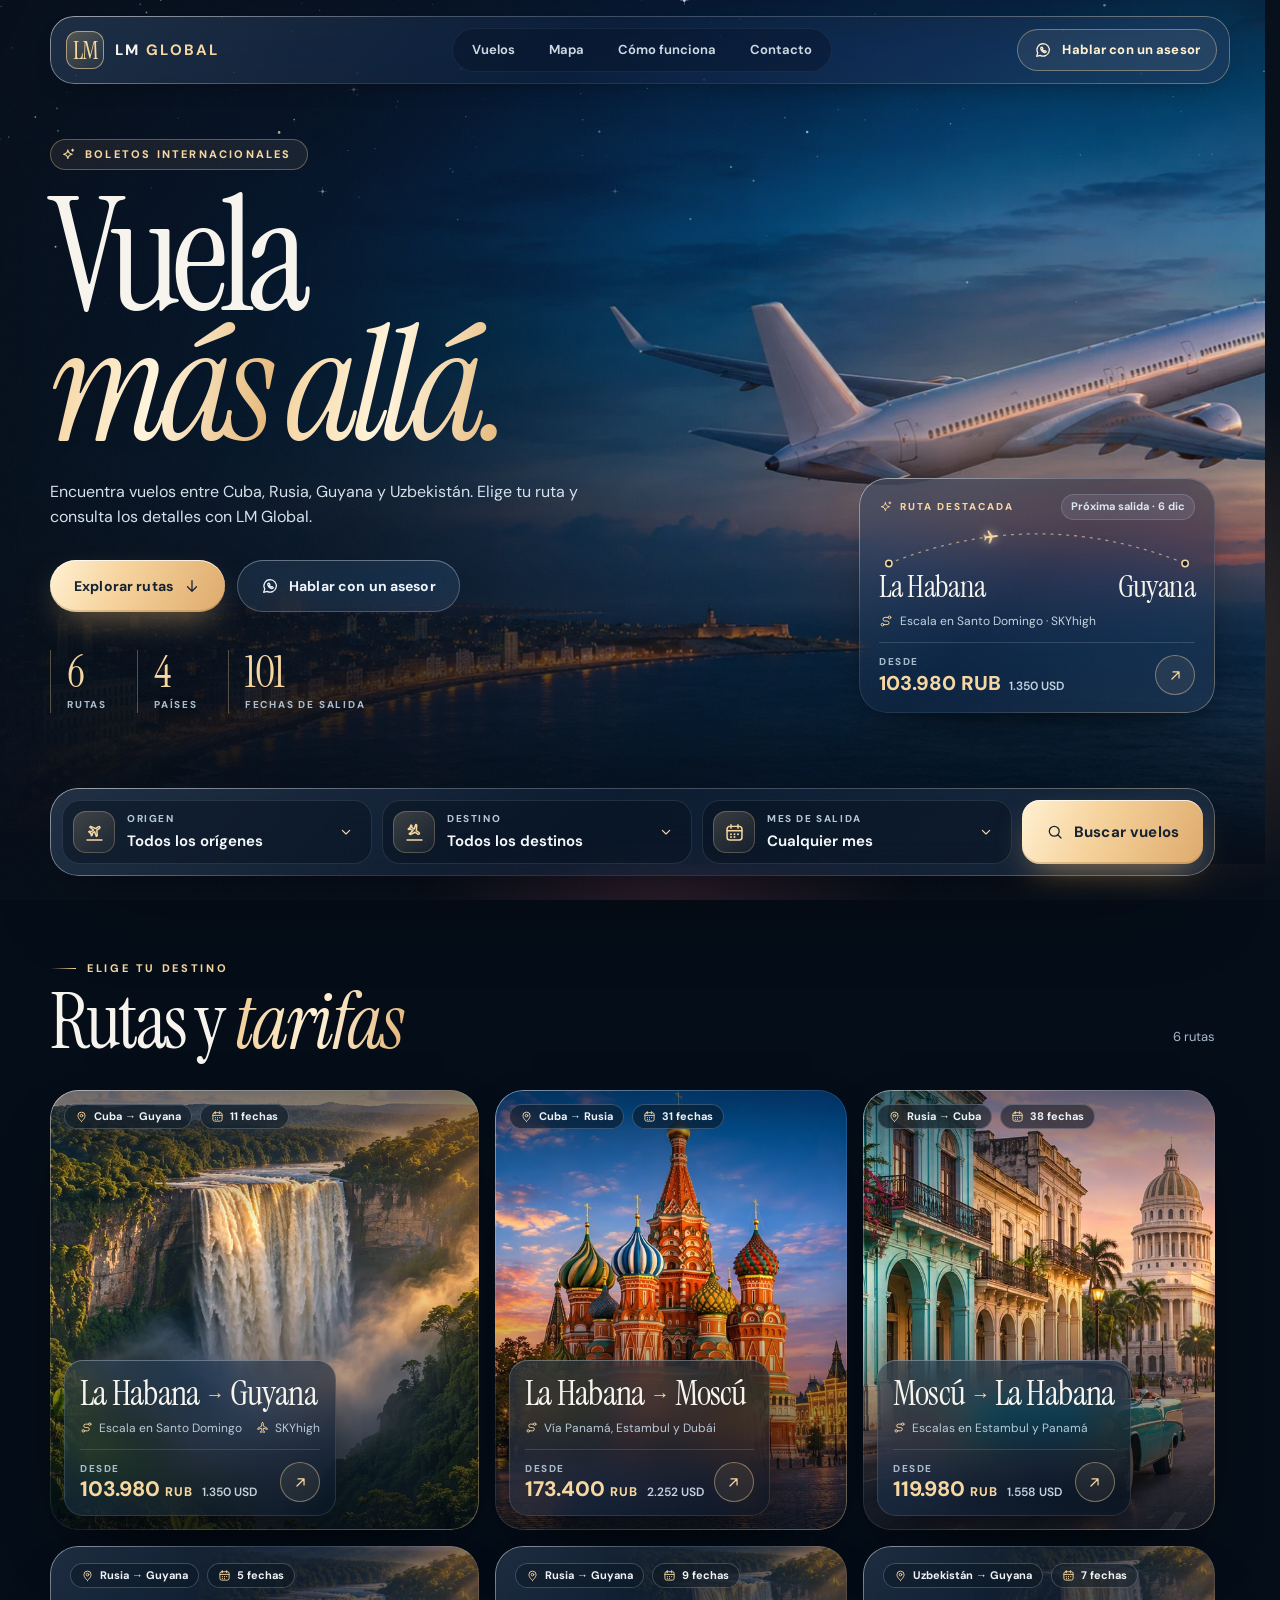
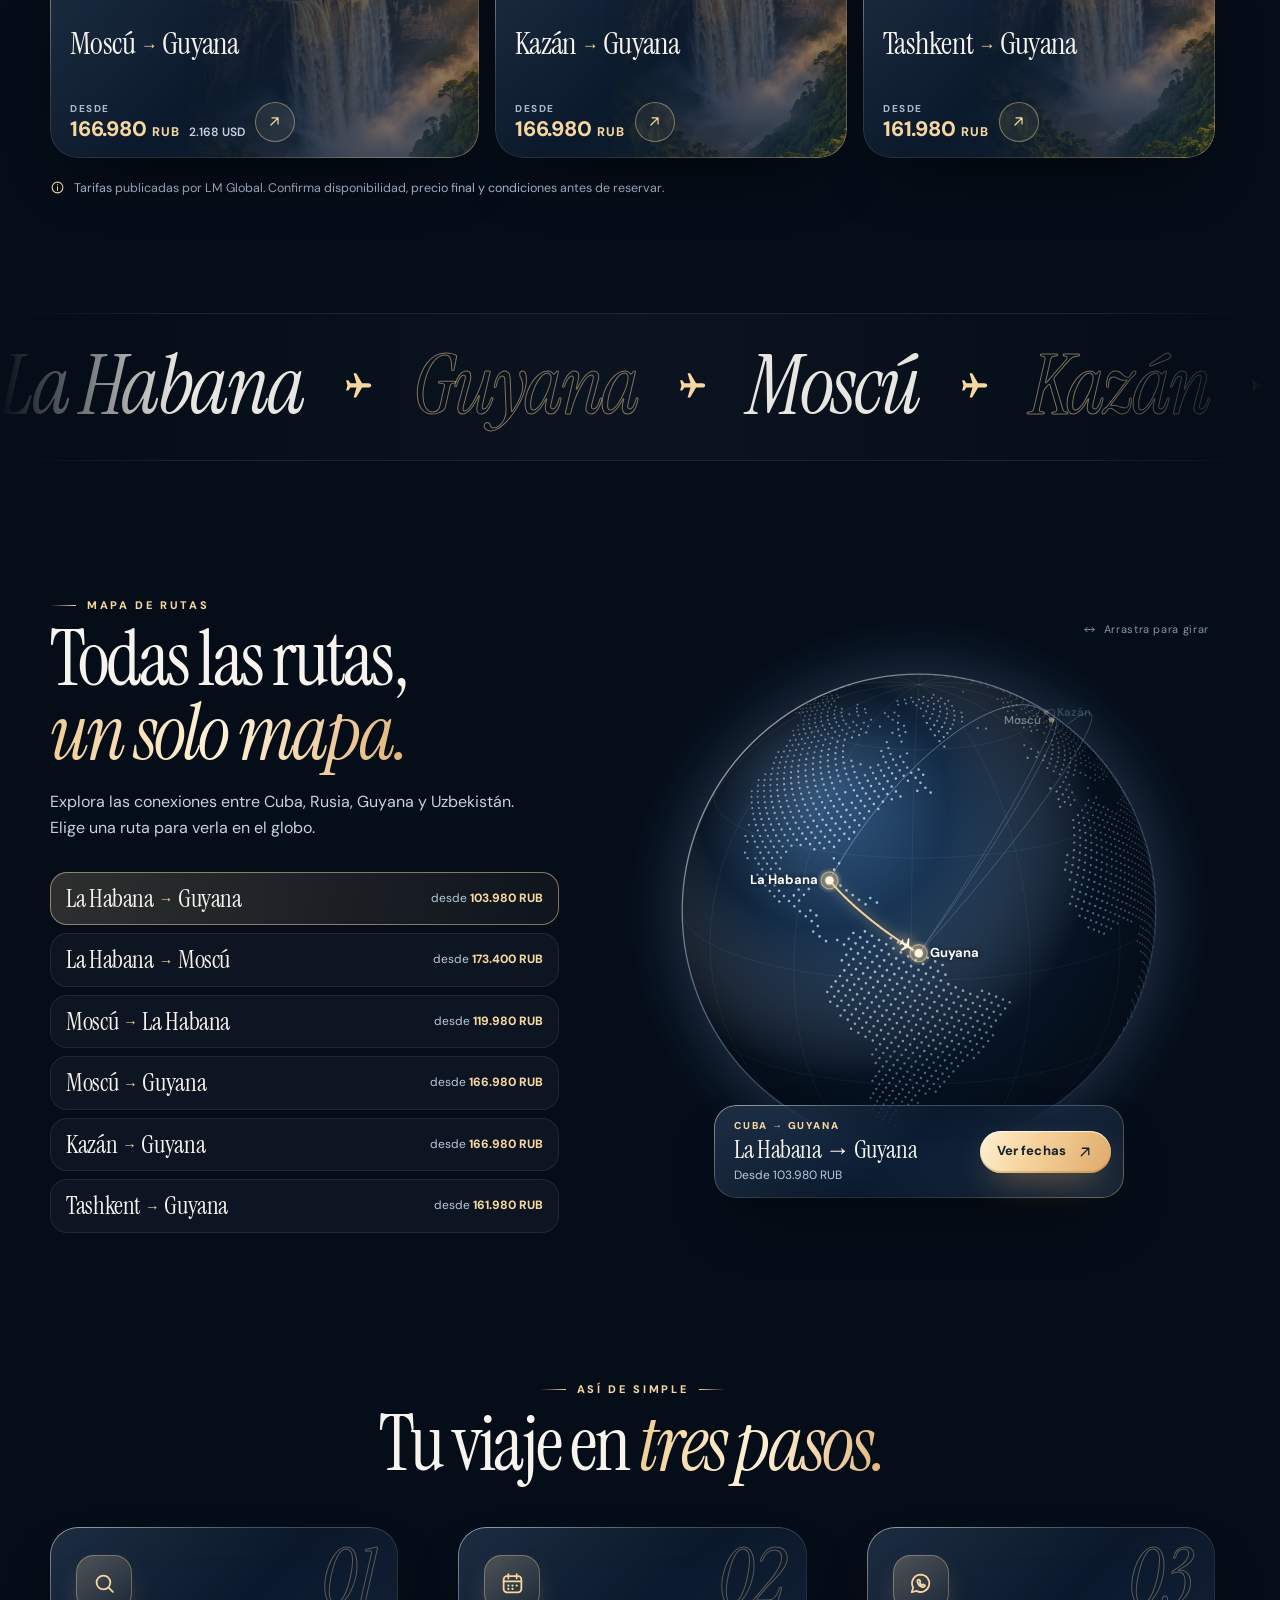
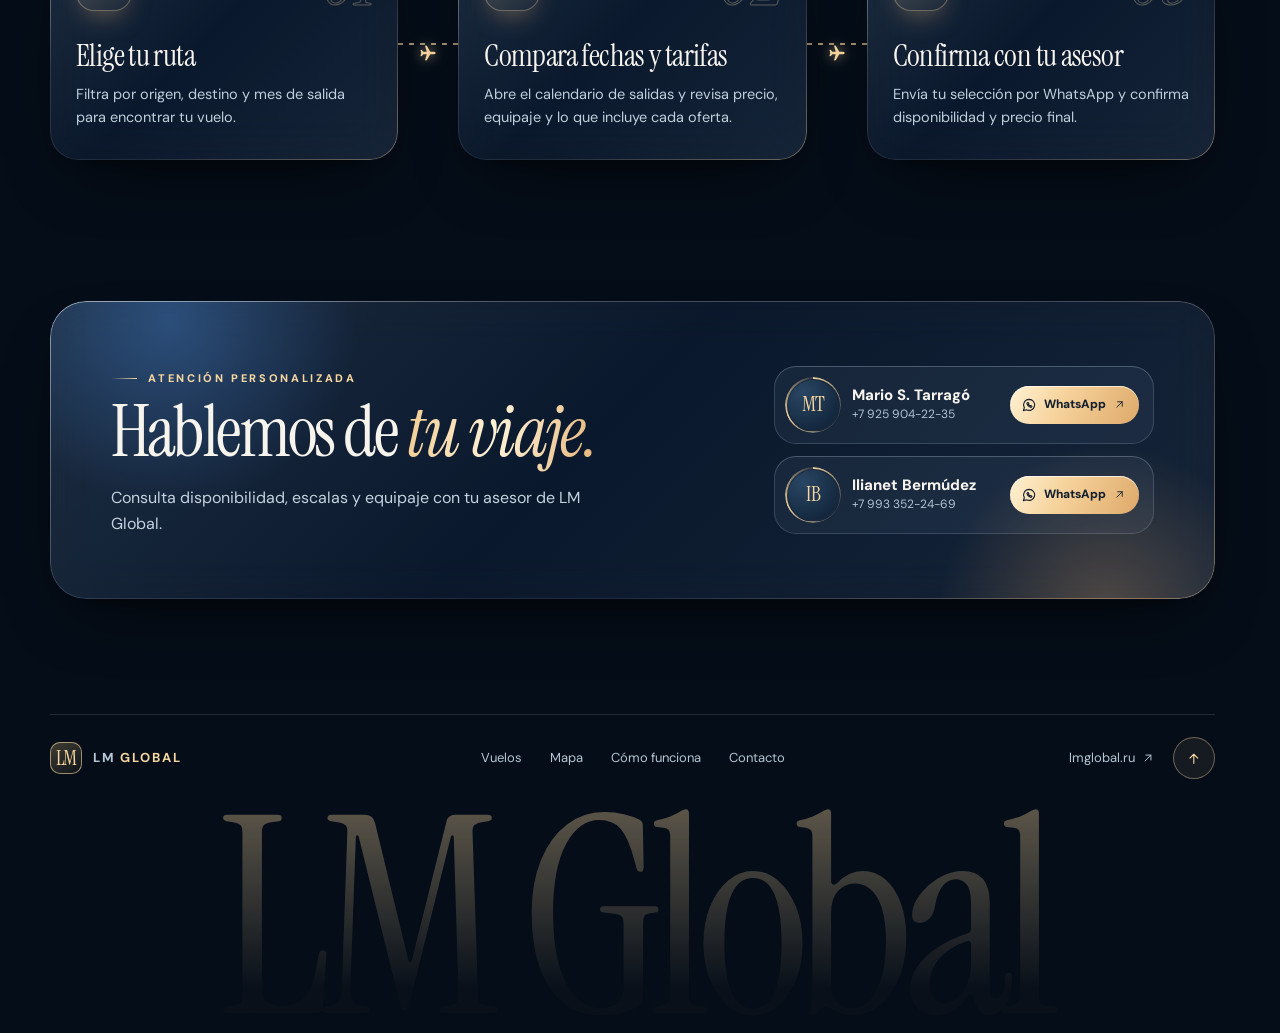
<file: LM_Global/index.html>
<!doctype html>
<html lang="es">
<head>
<meta charset="utf-8">
<meta name="viewport" content="width=device-width,initial-scale=1,viewport-fit=cover">
<meta name="theme-color" content="#050d18">
<meta name="description" content="Consulta rutas, tarifas y fechas de vuelos internacionales con LM Global.">
<title>LM Global · Vuelos internacionales</title>
<link rel="icon" href="data:image/svg+xml,%3Csvg xmlns='http://www.w3.org/2000/svg' viewBox='0 0 64 64'%3E%3Crect width='64' height='64' rx='16' fill='%23071422'/%3E%3Crect x='3.5' y='3.5' width='57' height='57' rx='13' fill='none' stroke='%23f7d7a0' stroke-width='2.5'/%3E%3Ctext x='31' y='44' font-family='Georgia,serif' font-size='32' letter-spacing='-2' text-anchor='middle' fill='%23f7d7a0'%3ELM%3C/text%3E%3C/svg%3E">
<link rel="preload" as="image" href="./assets/malecon.webp" fetchpriority="high">
<link rel="preload" as="font" type="font/woff2" href="./assets/instrument.woff2" crossorigin>
<link rel="preload" as="font" type="font/woff2" href="./assets/instrument-italic.woff2" crossorigin>
<link rel="preload" as="font" type="font/woff2" href="./assets/dm-sans.woff2" crossorigin>
<link rel="stylesheet" href="./style.css">
<script>
/* Activa las animaciones de entrada solo si el JavaScript de la página llega a iniciar. */
document.documentElement.classList.add('js');
setTimeout(function(){if(!window.lmReady)document.documentElement.classList.remove('js')},3500);
</script>
</head>
<body>

<!-- Iconos (trazo propio, 24 × 24) -->
<svg class="sprite" aria-hidden="true" focusable="false" width="0" height="0">
  <symbol id="i-plane" viewBox="0 0 24 24"><path d="M12 2.6c-.85 0-1.5 1-1.5 2.3v4.4L3.2 13.6v1.9l7.3-2.1v4.4l-2.2 1.6V21l3.7-1 3.7 1v-1.6l-2.2-1.6v-4.4l7.3 2.1v-1.9l-7.3-4.3V4.9c0-1.3-.65-2.3-1.5-2.3z"/></symbol>
  <symbol id="i-takeoff" viewBox="0 0 24 24"><path d="M3.5 20.6h17"/><path stroke-width="2.3" transform="translate(12.4 9.6) rotate(55) scale(.74) translate(-12 -12)" d="M12 2.6c-.85 0-1.5 1-1.5 2.3v4.4L3.2 13.6v1.9l7.3-2.1v4.4l-2.2 1.6V21l3.7-1 3.7 1v-1.6l-2.2-1.6v-4.4l7.3 2.1v-1.9l-7.3-4.3V4.9c0-1.3-.65-2.3-1.5-2.3z"/></symbol>
  <symbol id="i-landing" viewBox="0 0 24 24"><path d="M3.5 20.6h17"/><path stroke-width="2.3" transform="translate(11.8 9.6) rotate(125) scale(.74) translate(-12 -12)" d="M12 2.6c-.85 0-1.5 1-1.5 2.3v4.4L3.2 13.6v1.9l7.3-2.1v4.4l-2.2 1.6V21l3.7-1 3.7 1v-1.6l-2.2-1.6v-4.4l7.3 2.1v-1.9l-7.3-4.3V4.9c0-1.3-.65-2.3-1.5-2.3z"/></symbol>
  <symbol id="i-calendar" viewBox="0 0 24 24"><rect x="3.5" y="5" width="17" height="15.5" rx="3.2"/><path d="M3.5 10h17M8 3v4M16 3v4"/><path stroke-width="2.2" d="M8 14h.01M12 14h.01M16 14h.01M8 17.2h.01M12 17.2h.01"/></symbol>
  <symbol id="i-pin" viewBox="0 0 24 24"><path d="M12 21.2s-6.6-5.7-6.6-10.7a6.6 6.6 0 0 1 13.2 0c0 5-6.6 10.7-6.6 10.7z"/><circle cx="12" cy="10.4" r="2.4"/></symbol>
  <symbol id="i-search" viewBox="0 0 24 24"><circle cx="11" cy="11" r="6.6"/><path d="m20 20-4.3-4.3"/></symbol>
  <symbol id="i-arrow-right" viewBox="0 0 24 24"><path d="M5 12h14M13 6l6 6-6 6"/></symbol>
  <symbol id="i-arrow-up-right" viewBox="0 0 24 24"><path d="M7 17 17 7M8.5 7H17v8.5"/></symbol>
  <symbol id="i-arrow-up" viewBox="0 0 24 24"><path d="M12 19V5M6 11l6-6 6 6"/></symbol>
  <symbol id="i-arrow-down" viewBox="0 0 24 24"><path d="M12 5v14M6 13l6 6 6-6"/></symbol>
  <symbol id="i-x" viewBox="0 0 24 24"><path d="M6.5 6.5l11 11M17.5 6.5l-11 11"/></symbol>
  <symbol id="i-chevron-down" viewBox="0 0 24 24"><path d="m6.5 9.5 5.5 5.5 5.5-5.5"/></symbol>
  <symbol id="i-luggage" viewBox="0 0 24 24"><rect x="6" y="7.2" width="12" height="12.6" rx="2.6"/><path d="M9.6 7.2V5a1.4 1.4 0 0 1 1.4-1.4h2A1.4 1.4 0 0 1 14.4 5v2.2M10 11v5M14 11v5M8.6 19.8v1.4M15.4 19.8v1.4"/></symbol>
  <symbol id="i-check" viewBox="0 0 24 24"><path d="m5 12.6 4.4 4.4L19 7.4"/></symbol>
  <symbol id="i-sparkle" viewBox="0 0 24 24"><path d="M11 4.5c.55 4.3 2.7 6.4 7 7-4.3.6-6.45 2.7-7 7-.55-4.3-2.7-6.4-7-7 4.3-.6 6.45-2.7 7-7zM18.6 3.4v3.2M17 5h3.2"/></symbol>
  <symbol id="i-globe" viewBox="0 0 24 24"><circle cx="12" cy="12" r="8.6"/><path d="M3.4 12h17.2M12 3.4c2.6 2.4 3.9 5.3 3.9 8.6s-1.3 6.2-3.9 8.6c-2.6-2.4-3.9-5.3-3.9-8.6s1.3-6.2 3.9-8.6z"/></symbol>
  <symbol id="i-route" viewBox="0 0 24 24"><circle cx="6" cy="18.2" r="2.3"/><circle cx="18" cy="5.8" r="2.3"/><path d="M8.3 18.2H14a3.1 3.1 0 0 0 0-6.2h-4a3.1 3.1 0 0 1 0-6.2h5.7"/></symbol>
  <symbol id="i-whatsapp" viewBox="0 0 24 24"><path d="M12.2 3.5a8.3 8.3 0 0 0-7.2 12.4L3.6 20.4l4.6-1.3a8.3 8.3 0 1 0 4-15.6z"/><path d="M9.6 8.4c-.5.4-.8 1.1-.6 1.9.5 2.3 2.6 4.5 5 5.1.8.2 1.5-.1 1.9-.6l.5-.8-1.9-1.2-.9.7c-1-.4-2-1.5-2.4-2.5l.7-.9-1.2-1.9z"/></symbol>
  <symbol id="i-info" viewBox="0 0 24 24"><circle cx="12" cy="12" r="8.6"/><path d="M12 11v5.2"/><path stroke-width="2.2" d="M12 7.7h.01"/></symbol>
  <symbol id="i-home" viewBox="0 0 24 24"><path d="M4 10.8 12 4l8 6.8V19a1.5 1.5 0 0 1-1.5 1.5h-3.3v-5.7H8.8v5.7H5.5A1.5 1.5 0 0 1 4 19z"/></symbol>
  <symbol id="i-reset" viewBox="0 0 24 24"><path d="M4.5 12a7.5 7.5 0 1 0 7.5-7.5c-2.1 0-4 .85-5.4 2.2L4.5 8.6"/><path d="M4.5 4.4v4.2h4.2"/></symbol>
  <symbol id="i-drag" viewBox="0 0 24 24"><path d="M3.5 12h17M7.5 8l-4 4 4 4M16.5 8l4 4-4 4"/></symbol>
</svg>

<a class="skip" href="#rutas">Ir a las rutas</a>

<!-- Aviso que solo aparece si se abre el archivo con doble clic (sin servidor). -->
<div class="file-notice" id="fileNotice" role="alert" hidden>
  <strong>Esta página necesita un servidor local</strong>
  <span>Abriste el archivo directamente y el navegador bloquea las rutas y tarifas. Haz doble clic en <b>Abrir LM Global.bat</b> (está junto a la carpeta <code>LM_Global</code>) o ejecuta <code>py -m http.server 8000</code> dentro de <code>LM_Global</code> y entra a <b>http://localhost:8000/</b></span>
</div>
<script>if(location.protocol==='file:')document.getElementById('fileNotice').hidden=false</script>

<!-- Luz ambiental y textura -->
<div class="ambient" aria-hidden="true"><i></i><i></i><i></i></div>
<div class="cursor-glow" aria-hidden="true"></div>
<div class="grain" aria-hidden="true"></div>

<header class="site-header" id="siteHeader">
  <div class="nav glass">
    <a class="brand" href="#inicio" aria-label="LM Global, inicio"><span class="brand-mark" aria-hidden="true">LM</span><span class="brand-name">LM <b>GLOBAL</b></span></a>
    <nav class="nav-links" aria-label="Navegación principal">
      <span class="nav-indicator" aria-hidden="true"></span>
      <a href="#rutas" data-spy="rutas">Vuelos</a>
      <a href="#mapa" data-spy="mapa">Mapa</a>
      <a href="#como-funciona" data-spy="como-funciona">Cómo funciona</a>
      <a href="#asesoria" data-spy="asesoria">Contacto</a>
    </nav>
    <a class="btn btn-outline btn-sm top-contact magnetic" href="#asesoria"><svg class="icon" aria-hidden="true"><use href="#i-whatsapp"/></svg><span>Hablar con un asesor</span></a>
    <span class="nav-progress" aria-hidden="true"></span>
  </div>
</header>

<main id="inicio">
  <section class="hero" aria-labelledby="title">
    <div class="hero-bg" aria-hidden="true">
      <div class="hero-parallax"><div class="hero-pointer"><div class="hero-photo"></div></div></div>
      <div class="hero-flare"></div>
      <div class="hero-shade"></div>
      <canvas class="hero-stars"></canvas>
    </div>

    <div class="hero-content">
      <div class="hero-copy">
        <p class="pill intro" style="--i:1"><svg class="icon" aria-hidden="true"><use href="#i-sparkle"/></svg>Boletos internacionales</p>
        <h1 id="title"><span class="w" style="--i:0">Vuela</span> <em><span class="w" style="--i:1">más</span> <span class="w" style="--i:2">allá.</span></em></h1>
        <p class="hero-description intro" style="--i:5">Encuentra vuelos entre Cuba, Rusia, Guyana y Uzbekistán. Elige tu ruta y consulta los detalles con LM Global.</p>
        <div class="hero-actions intro" style="--i:6">
          <a class="btn btn-gold magnetic" href="#rutas"><span>Explorar rutas</span><svg class="icon bob" aria-hidden="true"><use href="#i-arrow-down"/></svg></a>
          <a class="btn btn-glass magnetic" href="#asesoria"><svg class="icon" aria-hidden="true"><use href="#i-whatsapp"/></svg><span>Hablar con un asesor</span></a>
        </div>
        <dl class="hero-stats intro" style="--i:7">
          <div><dt>Rutas</dt><dd id="statRoutes">6</dd></div>
          <div><dt>Países</dt><dd id="statCountries">4</dd></div>
          <div><dt>Fechas de salida</dt><dd id="statDates">101</dd></div>
        </dl>
      </div>

      <div class="featured-wrap intro" style="--i:8">
        <button class="featured glass spot tilt" type="button" id="featured" data-route="habana-guyana" data-all-months>
          <span class="featured-head">
            <span class="featured-label"><svg class="icon" aria-hidden="true"><use href="#i-sparkle"/></svg>Ruta destacada</span>
            <span class="featured-next" id="featuredNext" hidden></span>
          </span>
          <svg class="arc" viewBox="0 0 320 50" aria-hidden="true" focusable="false">
            <path class="arc-line" d="M10 42 Q160 -18 310 42"/>
            <circle class="arc-dot" cx="10" cy="42" r="3.2"/><circle class="arc-dot" cx="310" cy="42" r="3.2"/>
            <g class="arc-plane"><use href="#i-plane" x="-9" y="-9" width="18" height="18" transform="rotate(90)"/>
              <animateMotion dur="5.5s" repeatCount="indefinite" rotate="auto" calcMode="spline" keyTimes="0;1" keySplines=".5 0 .5 1" path="M10 42 Q160 -18 310 42"/>
              <animate attributeName="opacity" dur="5.5s" repeatCount="indefinite" values="0;1;1;0" keyTimes="0;.1;.9;1"/>
            </g>
          </svg>
          <span class="featured-route"><b id="featuredFrom">La Habana</b><b id="featuredTo">Guyana</b></span>
          <span class="featured-meta" id="featuredMeta"></span>
          <span class="featured-fare">
            <span class="featured-price"><small>Desde</small><strong id="featured-price">103.980 RUB</strong><em id="featuredUsd"></em></span>
            <span class="go" aria-hidden="true"><svg class="icon"><use href="#i-arrow-up-right"/></svg></span>
          </span>
        </button>
      </div>
    </div>
  </section>

  <section class="shell routes" id="rutas" aria-labelledby="routes-title">
    <form class="finder glass spot intro" style="--i:9" id="filters" aria-label="Buscar vuelos">
      <label class="field">
        <span class="field-icon" aria-hidden="true"><svg class="icon"><use href="#i-takeoff"/></svg></span>
        <span class="field-label">Origen</span>
        <select id="origin"></select>
        <svg class="icon field-chevron" aria-hidden="true"><use href="#i-chevron-down"/></svg>
      </label>
      <label class="field">
        <span class="field-icon" aria-hidden="true"><svg class="icon"><use href="#i-landing"/></svg></span>
        <span class="field-label">Destino</span>
        <select id="destination"></select>
        <svg class="icon field-chevron" aria-hidden="true"><use href="#i-chevron-down"/></svg>
      </label>
      <label class="field">
        <span class="field-icon" aria-hidden="true"><svg class="icon"><use href="#i-calendar"/></svg></span>
        <span class="field-label">Mes de salida</span>
        <select id="month"><option value="">Cualquier mes</option></select>
        <svg class="icon field-chevron" aria-hidden="true"><use href="#i-chevron-down"/></svg>
      </label>
      <button class="btn btn-gold finder-submit magnetic" type="submit"><svg class="icon" aria-hidden="true"><use href="#i-search"/></svg><span>Buscar vuelos</span></button>
    </form>

    <div class="section-head">
      <div>
        <p class="eyebrow" data-reveal>Elige tu destino</p>
        <h2 class="display" id="routes-title" tabindex="-1" data-reveal="blur" style="--i:1">Rutas y <em>tarifas</em></h2>
      </div>
      <div class="section-tools" data-reveal style="--i:2">
        <p id="count" role="status"></p>
        <button type="button" class="chip-button" id="reset" hidden><svg class="icon" aria-hidden="true"><use href="#i-reset"/></svg>Limpiar filtros</button>
      </div>
    </div>

    <div class="results" id="results"></div>
    <div class="empty glass" id="empty" hidden>
      <span class="empty-icon" aria-hidden="true"><svg class="icon"><use href="#i-search"/></svg></span>
      <h3>Sin rutas para esa selección</h3>
      <p>Prueba otro origen, destino o mes de salida.</p>
      <button type="button" class="btn btn-glass" id="clear">Ver todas las rutas</button>
    </div>
    <p class="fare-note"><svg class="icon" aria-hidden="true"><use href="#i-info"/></svg><span>Tarifas publicadas por LM Global. Confirma disponibilidad, precio final y condiciones antes de reservar.</span></p>
    <noscript><p class="fare-note">Activa JavaScript en tu navegador para ver las rutas y tarifas.</p></noscript>
  </section>

  <div class="marquee" aria-hidden="true"><div class="marquee-track" id="marquee"></div></div>

  <section class="shell network" id="mapa" aria-labelledby="network-title">
    <div class="network-copy">
      <p class="eyebrow" data-reveal>Mapa de rutas</p>
      <h2 class="display" id="network-title" data-reveal="blur" style="--i:1">Todas las rutas, <em>un solo mapa.</em></h2>
      <p class="lead" data-reveal style="--i:2">Explora las conexiones entre Cuba, Rusia, Guyana y Uzbekistán. Elige una ruta para verla en el globo.</p>
      <ul class="net-list" id="netList"></ul>
    </div>
    <div class="globe-stage">
      <div class="globe-aura" aria-hidden="true"></div>
      <canvas id="globe" role="img" aria-label="Globo terráqueo con las rutas de LM Global" data-reveal="scale"></canvas>
      <div class="net-card glass" id="netCard" data-reveal style="--i:2">
        <span class="net-card-text">
          <small id="netCardKicker"></small>
          <b id="netCardTitle"></b>
          <span id="netCardPrice"></span>
        </span>
        <button type="button" class="btn btn-gold btn-sm" id="netCardButton" data-all-months><span>Ver fechas</span><svg class="icon" aria-hidden="true"><use href="#i-arrow-up-right"/></svg></button>
      </div>
      <p class="globe-hint" aria-hidden="true"><svg class="icon"><use href="#i-drag"/></svg>Arrastra para girar</p>
    </div>
  </section>

  <section class="shell steps" id="como-funciona" aria-labelledby="steps-title">
    <div class="section-head centered">
      <div>
        <p class="eyebrow" data-reveal>Así de simple</p>
        <h2 class="display" id="steps-title" data-reveal="blur" style="--i:1">Tu viaje en <em>tres pasos.</em></h2>
      </div>
    </div>
    <div class="steps-grid">
      <article class="step glass spot" data-reveal style="--i:0">
        <span class="step-num" aria-hidden="true">01</span>
        <span class="step-icon" aria-hidden="true"><svg class="icon"><use href="#i-search"/></svg></span>
        <h3>Elige tu ruta</h3>
        <p>Filtra por origen, destino y mes de salida para encontrar tu vuelo.</p>
      </article>
      <span class="step-link" aria-hidden="true"><svg class="icon"><use href="#i-plane"/></svg></span>
      <article class="step glass spot" data-reveal style="--i:1">
        <span class="step-num" aria-hidden="true">02</span>
        <span class="step-icon" aria-hidden="true"><svg class="icon"><use href="#i-calendar"/></svg></span>
        <h3>Compara fechas y tarifas</h3>
        <p>Abre el calendario de salidas y revisa precio, equipaje y lo que incluye cada oferta.</p>
      </article>
      <span class="step-link" aria-hidden="true"><svg class="icon"><use href="#i-plane"/></svg></span>
      <article class="step glass spot" data-reveal style="--i:2">
        <span class="step-num" aria-hidden="true">03</span>
        <span class="step-icon" aria-hidden="true"><svg class="icon"><use href="#i-whatsapp"/></svg></span>
        <h3>Confirma con tu asesor</h3>
        <p>Envía tu selección por WhatsApp y confirma disponibilidad y precio final.</p>
      </article>
    </div>
  </section>

  <section class="shell contact-section" id="asesoria" aria-labelledby="contact-title">
    <div class="contact glass" data-reveal>
      <div class="contact-aurora" aria-hidden="true"><i></i><i></i></div>
      <div class="contact-copy">
        <p class="eyebrow">Atención personalizada</p>
        <h2 class="display" id="contact-title">Hablemos de <em>tu viaje.</em></h2>
        <p class="lead">Consulta disponibilidad, escalas y equipaje con tu asesor de LM Global.</p>
      </div>
      <div class="contacts" id="contacts"></div>
    </div>
  </section>
</main>

<footer class="footer">
  <div class="shell footer-row">
    <a class="brand" href="#inicio" aria-label="LM Global, inicio"><span class="brand-mark" aria-hidden="true">LM</span><span class="brand-name">LM <b>GLOBAL</b></span></a>
    <nav class="footer-links" aria-label="Secciones">
      <a href="#rutas">Vuelos</a><a href="#mapa">Mapa</a><a href="#como-funciona">Cómo funciona</a><a href="#asesoria">Contacto</a>
    </nav>
    <div class="footer-end">
      <a class="footer-site" href="https://lmglobal.ru/" target="_blank" rel="noopener noreferrer">lmglobal.ru<svg class="icon" aria-hidden="true"><use href="#i-arrow-up-right"/></svg></a>
      <a class="to-top" href="#inicio" aria-label="Volver arriba"><svg class="icon" aria-hidden="true"><use href="#i-arrow-up"/></svg></a>
    </div>
  </div>
  <p class="footer-word spot" aria-hidden="true">LM Global</p>
</footer>

<nav class="dock glass" aria-label="Navegación rápida">
  <a href="#inicio" data-spy="inicio"><svg class="icon" aria-hidden="true"><use href="#i-home"/></svg><span>Inicio</span></a>
  <a href="#rutas" data-spy="rutas"><svg class="icon" aria-hidden="true"><use href="#i-plane"/></svg><span>Vuelos</span></a>
  <a href="#mapa" data-spy="mapa"><svg class="icon" aria-hidden="true"><use href="#i-globe"/></svg><span>Mapa</span></a>
  <a href="#asesoria" data-spy="asesoria"><svg class="icon" aria-hidden="true"><use href="#i-whatsapp"/></svg><span>Asesor</span></a>
</nav>

<dialog id="detail" class="sheet" aria-labelledby="detailTitle">
  <button type="button" class="close-button" id="close" aria-label="Cerrar detalles"><svg class="icon" aria-hidden="true"><use href="#i-x"/></svg></button>
  <div class="sheet-scroll" id="sheetScroll">
    <header class="sheet-hero">
      <div class="sheet-photo" id="detailPhoto"><img id="detailImage" alt=""></div>
      <div class="sheet-hero-content" id="detailHead">
        <p class="eyebrow" id="detailKicker"></p>
        <h2 class="sheet-title" id="detailTitle"></h2>
        <div class="chips" id="detailChips"></div>
      </div>
    </header>
    <div class="sheet-body">
      <section class="panel calendar" aria-labelledby="calendarTitle">
        <div class="panel-head">
          <h3 id="calendarTitle"><svg class="icon" aria-hidden="true"><use href="#i-calendar"/></svg>Fechas de salida</h3>
          <div class="segmented" id="monthTabs" role="group" aria-label="Mes de salida"></div>
        </div>
        <div class="cal-week" aria-hidden="true"><span>L</span><span>M</span><span>X</span><span>J</span><span>V</span><span>S</span><span>D</span></div>
        <div class="cal-days" id="calendarDays" role="group"></div>
        <p class="cal-legend"><span id="bestLegend"><i class="legend-dot"></i>Mejor precio</span><span>Precios desde, en miles de RUB</span></p>
      </section>
      <section class="panel quote" aria-labelledby="quoteTitle">
        <h3 id="quoteTitle"><svg class="icon" aria-hidden="true"><use href="#i-whatsapp"/></svg>Prepara tu consulta</h3>
        <p class="quote-date" id="quoteDate" aria-live="polite"></p>
        <div class="offers" id="quoteOffers" role="radiogroup" aria-label="Tarifa y equipaje"></div>
        <p class="quote-label" id="advisorLabel">Asesor</p>
        <div class="advisors" id="quoteAdvisors" role="radiogroup" aria-labelledby="advisorLabel"></div>
        <a id="quoteLink" class="btn btn-gold quote-button" target="_blank" rel="noopener noreferrer"><svg class="icon" aria-hidden="true"><use href="#i-whatsapp"/></svg><span>Consultar por WhatsApp</span><svg class="icon" aria-hidden="true"><use href="#i-arrow-up-right"/></svg></a>
        <p class="quote-hint">Se abrirá WhatsApp con tu consulta lista para enviar.</p>
      </section>
      <section class="panel conditions" id="detailConditions" aria-label="Condiciones de la oferta"></section>
    </div>
  </div>
</dialog>

<script type="module" src="./app.js"></script>
</body>
</html>
</file>
<file: LM_Global/style.css>
/* ==========================================================================
   LM Global — sistema visual
   Noche atlántica + oro. Cristal, luz y movimiento.
   ========================================================================== */

@font-face{font-family:'DM Sans';src:url(./assets/dm-sans.woff2) format('woff2');font-style:normal;font-weight:400 800;font-display:swap}
@font-face{font-family:'Instrument Serif';src:url(./assets/instrument.woff2) format('woff2');font-style:normal;font-weight:400;font-display:swap}
@font-face{font-family:'Instrument Serif';src:url(./assets/instrument-italic.woff2) format('woff2');font-style:italic;font-weight:400;font-display:swap}

@property --angle{syntax:'<angle>';inherits:false;initial-value:0deg}
@property --glow{syntax:'<number>';inherits:false;initial-value:0}

:root{
  color-scheme:dark;
  --page:#050d18;
  --ink:#f7f4ee;
  --soft:#d6e1eb;
  --muted:#a6b9cb;
  --faint:#7f96ac;
  --gold:#f7d7a0;
  --gold-hi:#fff0d2;
  --gold-lo:#dca968;
  --mint:#8fe6c1;
  --line:rgba(190,215,240,.15);
  --glass-tint:linear-gradient(135deg,rgba(170,205,245,.15),rgba(120,160,210,.05) 46%,rgba(170,205,245,.1));
  --glass-base:rgba(10,24,41,.44);
  --blur:blur(22px) saturate(165%);
  --rim:linear-gradient(145deg,rgba(255,255,255,.5),rgba(200,225,250,.14) 30%,rgba(200,225,250,.09) 62%,rgba(247,215,160,.4));
  --gold-fill:linear-gradient(115deg,#fff1d3 0%,#f6d39c 40%,#dea96a 100%);
  --ease:cubic-bezier(.22,.8,.22,1);
  --spring:cubic-bezier(.34,1.56,.64,1);
  --shell:min(1270px,calc(100% - 100px));
  --body:'DM Sans',Arial,sans-serif;
  --display:'Instrument Serif',Georgia,serif;
}

/* ---------- Base ---------- */
*,*::before,*::after{box-sizing:border-box}
html{scroll-behavior:smooth;scroll-padding-top:104px;scrollbar-gutter:stable;scrollbar-color:#33495f transparent;-webkit-text-size-adjust:100%}
html:has(dialog[open]){overflow:hidden}
body{margin:0;min-height:100vh;color:var(--ink);font:15px/1.6 var(--body);background:var(--page);isolation:isolate;-webkit-font-smoothing:antialiased}
/* Los adornos que sobresalen (auras, cinta) se recortan aquí para no ensanchar la página en móviles. */
main{overflow-x:hidden;overflow-x:clip}
button,select{font:inherit;color:inherit}
button{cursor:pointer;-webkit-tap-highlight-color:transparent}
a{color:inherit;text-decoration:none;-webkit-tap-highlight-color:transparent}
a:focus-visible,button:focus-visible,select:focus-visible,[tabindex]:focus-visible{outline:2px solid var(--gold);outline-offset:4px}
[hidden]{display:none!important}
h1,h2,h3,p,dl,dd,ul,ol{margin:0}
ul,ol{padding:0;list-style:none}
h1,h2,h3{line-height:1;font-weight:400}
img{display:block;max-width:100%}
::selection{background:rgba(247,215,160,.32);color:#fff}
.sprite{position:absolute;overflow:hidden}
.sr-only{position:absolute;width:1px;height:1px;overflow:hidden;clip-path:inset(50%);white-space:nowrap}
.shell{width:var(--shell);margin-inline:auto}
.icon{width:1.2em;height:1.2em;flex:none;fill:none;stroke:currentColor;stroke-width:1.7;stroke-linecap:round;stroke-linejoin:round}
.skip{position:fixed;top:10px;left:10px;z-index:100;padding:10px 16px;border-radius:12px;background:#12263b;color:var(--gold);font-weight:700;transform:translateY(-250%)}
.skip:focus{transform:none}
.file-notice{position:fixed;left:50%;bottom:24px;z-index:200;display:grid;gap:5px;width:min(700px,calc(100% - 32px));padding:17px 22px;border-radius:20px;translate:-50% 0;color:var(--ink);background:#12263b;box-shadow:inset 0 0 0 1px rgba(247,215,160,.65),0 30px 70px -20px rgba(0,0,0,.85);font-size:14px;line-height:1.6}
.file-notice strong{font-size:16px;color:var(--gold)}
.file-notice code{padding:1px 6px;border-radius:6px;background:rgba(190,215,240,.13);font-size:13px}

/* ---------- Ambiente: luces, cursor y grano ---------- */
.ambient{position:fixed;inset:0;z-index:-2;overflow:hidden;pointer-events:none}
.ambient i{position:absolute;border-radius:50%}
.ambient i:nth-child(1){width:74vmax;height:74vmax;left:-24vmax;top:6vh;background:radial-gradient(closest-side,rgba(44,108,196,.36),rgba(44,108,196,.12) 52%,transparent 72%);animation:drift-a 38s ease-in-out infinite alternate}
.ambient i:nth-child(2){width:58vmax;height:58vmax;right:-20vmax;top:30vh;background:radial-gradient(closest-side,rgba(247,186,116,.2),rgba(247,150,96,.07) 52%,transparent 72%);animation:drift-b 46s ease-in-out infinite alternate}
.ambient i:nth-child(3){width:56vmax;height:56vmax;left:24vw;bottom:-30vmax;background:radial-gradient(closest-side,rgba(226,96,134,.17),transparent 70%);animation:drift-c 52s ease-in-out infinite alternate}
@keyframes drift-a{to{translate:14vw 16vh;scale:1.12}}
@keyframes drift-b{to{translate:-16vw -12vh;scale:.9}}
@keyframes drift-c{to{translate:-12vw -14vh;scale:1.16}}
.cursor-glow{position:fixed;left:0;top:0;z-index:-1;width:620px;height:620px;margin:-310px 0 0 -310px;border-radius:50%;background:radial-gradient(closest-side,rgba(247,215,160,.11),rgba(95,176,255,.05) 48%,transparent 72%);pointer-events:none;opacity:0;transition:opacity .6s}
.cursor-glow.on{opacity:1}
.grain{position:fixed;inset:0;z-index:40;pointer-events:none;opacity:.05;background-image:url("data:image/svg+xml,%3Csvg xmlns='http://www.w3.org/2000/svg' width='180' height='180'%3E%3Cfilter id='n'%3E%3CfeTurbulence type='fractalNoise' baseFrequency='.85' numOctaves='2' stitchTiles='stitch'/%3E%3CfeColorMatrix values='0 0 0 0 1 0 0 0 0 1 0 0 0 0 1 0 0 0 .6 0'/%3E%3C/filter%3E%3Crect width='100%25' height='100%25' filter='url(%23n)'/%3E%3C/svg%3E")}

/* ---------- Cristal ---------- */
.glass{position:relative;isolation:isolate;border:0;background:var(--glass-tint),var(--glass-base);-webkit-backdrop-filter:var(--blur);backdrop-filter:var(--blur);box-shadow:inset 0 1px 0 rgba(255,255,255,.13),0 30px 70px -34px rgba(0,0,0,.8),0 10px 26px -14px rgba(0,0,0,.45)}
.glass::before{content:"";position:absolute;inset:0;z-index:3;border-radius:inherit;padding:1px;background:var(--rim);-webkit-mask:linear-gradient(#000 0 0) content-box,linear-gradient(#000 0 0);-webkit-mask-composite:xor;mask-composite:exclude;pointer-events:none}
.glass.spot::after{content:"";position:absolute;inset:0;z-index:2;border-radius:inherit;background:radial-gradient(480px circle at var(--mx,50%) var(--my,50%),rgba(247,215,160,.15),transparent 62%);opacity:0;transition:opacity .5s;pointer-events:none}
.glass.spot:hover::after{opacity:1}

/* ---------- Tipografía ---------- */
.eyebrow{display:inline-flex;align-items:center;gap:11px;font-size:11px;letter-spacing:.24em;font-weight:800;line-height:1.4;text-transform:uppercase;color:var(--gold)}
.eyebrow::before{content:"";width:26px;height:1px;background:linear-gradient(90deg,transparent,var(--gold))}
.display{font-family:var(--display);font-size:clamp(46px,6vw,88px);letter-spacing:-.036em;line-height:.96;margin-top:10px;text-wrap:balance}
.display em{font-style:italic;display:inline-block;padding:0 .1em .14em 0;margin:0 -.1em -.14em 0;background:linear-gradient(100deg,#f1cb90,#fff2d8 46%,#e2b071);-webkit-background-clip:text;background-clip:text;color:transparent;-webkit-text-fill-color:transparent}
.lead{max-width:470px;margin-top:18px;color:#c4d3df;font-size:16px;line-height:1.65}

/* ---------- Botones y fichas ---------- */
.btn{position:relative;isolation:isolate;display:inline-flex;align-items:center;justify-content:center;gap:10px;min-height:52px;padding:0 24px;border:0;border-radius:999px;font-weight:750;font-size:14px;letter-spacing:.01em;white-space:nowrap;overflow:hidden;translate:var(--tx,0px) var(--ty,0px);transition:translate .5s var(--spring),scale .25s var(--ease),box-shadow .4s,background .3s,color .3s}
.btn.is-magnet{transition:translate .12s linear,scale .25s var(--ease),box-shadow .4s,background .3s,color .3s}
.btn:active{scale:.965}
.btn .icon{width:18px;height:18px}
.btn-sm{min-height:42px;padding:0 17px;font-size:13px}
.btn-gold{color:#14202e;background:var(--gold-fill);box-shadow:inset 0 1px 0 rgba(255,255,255,.75),inset 0 -2px 0 rgba(130,84,26,.22),0 14px 34px -12px rgba(240,180,100,.6)}
.btn-gold::before{content:"";position:absolute;inset:0;z-index:-1;background:linear-gradient(105deg,transparent 34%,rgba(255,255,255,.85) 50%,transparent 66%);translate:-120% 0;transition:translate .9s var(--ease)}
.btn-gold:hover::before{translate:120% 0}
.btn-gold:hover{box-shadow:inset 0 1px 0 rgba(255,255,255,.75),inset 0 -2px 0 rgba(130,84,26,.22),0 20px 46px -12px rgba(240,180,100,.8)}
.btn-glass{color:#eef4f9;background:rgba(190,215,240,.09);-webkit-backdrop-filter:blur(16px) saturate(160%);backdrop-filter:blur(16px) saturate(160%);box-shadow:inset 0 0 0 1px rgba(210,230,250,.26),inset 0 1px 0 rgba(255,255,255,.16)}
.btn-glass:hover{background:rgba(190,215,240,.17);box-shadow:inset 0 0 0 1px rgba(247,215,160,.55),inset 0 1px 0 rgba(255,255,255,.16)}
.btn-outline{color:var(--gold-hi);background:rgba(247,215,160,.07);box-shadow:inset 0 0 0 1px rgba(247,215,160,.4)}
.btn-outline:hover{color:#14202e;background:var(--gold-fill);box-shadow:inset 0 1px 0 rgba(255,255,255,.75),0 14px 34px -12px rgba(240,180,100,.6)}
.bob{animation:bob 1.8s ease-in-out infinite}
@keyframes bob{50%{translate:0 4px}}
.chip{display:inline-flex;align-items:center;gap:6px;padding:6px 11px;border-radius:999px;font-size:11px;font-weight:700;line-height:1.2;color:#eef3f7;background:rgba(8,20,34,.55);-webkit-backdrop-filter:blur(12px);backdrop-filter:blur(12px);box-shadow:inset 0 0 0 1px rgba(210,230,250,.24)}
.chip .icon{width:13px;height:13px;color:var(--gold)}
.chip-button{display:inline-flex;align-items:center;gap:7px;padding:8px 13px;border:0;border-radius:999px;font-size:12px;font-weight:700;color:var(--gold);background:rgba(247,215,160,.09);box-shadow:inset 0 0 0 1px rgba(247,215,160,.34);transition:background .3s,color .3s}
.chip-button:hover{background:var(--gold);color:#14202e}
.go{display:grid;place-items:center;flex:none;width:40px;height:40px;border-radius:50%;overflow:hidden;color:var(--gold);background:rgba(247,215,160,.07);box-shadow:inset 0 0 0 1px rgba(247,215,160,.42);transition:background .35s,color .35s,scale .4s var(--spring)}
.go .icon{width:17px;height:17px}
@keyframes arrow-fly{45%{translate:16px -16px;opacity:0}46%{translate:-16px 16px;opacity:0}}

/* ---------- Cabecera ---------- */
.site-header{position:fixed;inset:16px 0 auto;z-index:50;pointer-events:none}
.nav{pointer-events:auto;width:var(--shell);height:68px;margin-inline:auto;padding:0 13px 0 16px;border-radius:24px;display:grid;grid-template-columns:1fr auto 1fr;align-items:center;gap:22px;animation:nav-drop 1s var(--ease) .1s backwards;transition:width .6s var(--ease),height .5s var(--ease),border-radius .5s var(--ease),background .5s}
@keyframes nav-drop{from{opacity:0;translate:0 -40px}}
.site-header.scrolled .nav{width:min(1060px,var(--shell));height:58px;border-radius:20px;background:var(--glass-tint),rgba(7,18,32,.72)}
.brand{display:inline-flex;justify-self:start;align-items:center;gap:11px;white-space:nowrap}
.brand-mark{position:relative;display:grid;place-items:center;width:38px;height:38px;border-radius:12px;overflow:hidden;color:var(--gold);background:linear-gradient(145deg,rgba(239,205,132,.26),rgba(206,182,122,.04));box-shadow:inset 0 0 0 1px rgba(247,215,160,.6);font-family:var(--display);font-size:25px;line-height:1;letter-spacing:-.075em;transition:rotate .6s var(--spring)}
.brand-mark::after{content:"";position:absolute;inset:0;background:linear-gradient(115deg,transparent 35%,rgba(255,255,255,.55) 50%,transparent 65%);translate:-130% 0;animation:mark-shine 6s var(--ease) 2.4s infinite}
@keyframes mark-shine{0%{translate:-130% 0}18%,100%{translate:130% 0}}
.brand:hover .brand-mark{rotate:-8deg}
.brand-name{font-size:15px;font-weight:800;letter-spacing:.14em}
.brand-name b{color:var(--gold)}
.nav-links{position:relative;display:flex;gap:2px;padding:4px;border-radius:999px;background:rgba(4,13,25,.3);box-shadow:inset 0 0 0 1px rgba(190,215,240,.08)}
.nav-links a{position:relative;z-index:1;padding:8px 16px;border-radius:999px;font-size:13px;font-weight:650;color:#cdd9e4;transition:color .3s}
.nav-links a:hover,.nav-links a.active{color:var(--gold-hi)}
.nav-indicator{position:absolute;top:4px;bottom:4px;left:0;width:var(--w,0px);border-radius:999px;background:rgba(247,215,160,.13);box-shadow:inset 0 0 0 1px rgba(247,215,160,.34);translate:var(--x,0px) 0;opacity:0;transition:translate .5s var(--ease),width .5s var(--ease),opacity .3s}
.nav-indicator.on{opacity:1}
.top-contact{justify-self:end}
.nav-progress{position:absolute;left:24px;right:24px;bottom:0;z-index:4;height:2px;border-radius:2px;background:linear-gradient(90deg,rgba(247,215,160,0),var(--gold) 30%,#fff3d6);transform-origin:left;transform:scaleX(0);opacity:.95}

/* ---------- Hero ---------- */
.hero{position:relative;isolation:isolate;display:flex;align-items:center;min-height:clamp(700px,calc(100svh - 36px),980px);padding:124px 0 136px;overflow:hidden;overflow:clip}
.hero-bg{position:absolute;inset:0;z-index:-1;overflow:hidden;overflow:clip;background:#07182a}
.hero-parallax,.hero-pointer{position:absolute;inset:0}
.hero-pointer{transition:transform 1.4s cubic-bezier(.2,.7,.2,1)}
.hero-photo{position:absolute;inset:-5% -4%;background:url(./assets/malecon.webp) 55% 52%/cover no-repeat;animation:hero-zoom 2.6s cubic-bezier(.16,.8,.24,1) backwards,hero-drift 34s ease-in-out 2.6s infinite alternate}
@keyframes hero-zoom{from{scale:1.18;opacity:0}}
@keyframes hero-drift{to{scale:1.07;translate:-1.2% .8%}}
.hero-flare{position:absolute;right:-12%;bottom:4%;width:64vw;height:64vw;max-width:1040px;max-height:1040px;border-radius:50%;background:radial-gradient(closest-side,rgba(255,150,84,.25),rgba(255,110,96,.09) 46%,transparent 72%);animation:breathe 9s ease-in-out infinite alternate;pointer-events:none}
@keyframes breathe{from{opacity:.5;scale:.94}to{opacity:1;scale:1.06}}
.hero-shade{position:absolute;inset:0;background:linear-gradient(90deg,rgba(5,13,24,.95) 0%,rgba(5,13,24,.7) 27%,rgba(5,13,24,.22) 53%,transparent 78%),linear-gradient(0deg,var(--page) 0%,rgba(5,13,24,.5) 17%,transparent 44%,transparent 74%,rgba(5,13,24,.6) 100%)}
.hero-stars{position:absolute;inset:0;width:100%;height:100%;pointer-events:none}
.hero-content{width:var(--shell);margin-inline:auto;display:grid;grid-template-columns:minmax(0,1fr) 356px;align-items:end;gap:36px}
.hero-copy{min-width:0}
.intro{animation:intro-up 1.1s var(--ease) backwards;animation-delay:calc(var(--i,0)*110ms + 200ms)}
@keyframes intro-up{from{opacity:0;translate:0 28px}}
.pill{display:inline-flex;align-items:center;gap:9px;padding:8px 16px 8px 11px;border-radius:999px;font-size:11px;font-weight:800;letter-spacing:.2em;line-height:1.3;text-transform:uppercase;color:var(--gold);background:rgba(247,215,160,.08);-webkit-backdrop-filter:blur(10px);backdrop-filter:blur(10px);box-shadow:inset 0 0 0 1px rgba(247,215,160,.32)}
.pill .icon{width:15px;height:15px;animation:twinkle 3.2s ease-in-out infinite}
@keyframes twinkle{50%{scale:.72;rotate:45deg;opacity:.6}}
h1{font-family:var(--display);font-size:clamp(84px,min(12.4vw,21svh),178px);letter-spacing:-.052em;line-height:.76;margin:26px 0 32px;white-space:nowrap}
h1 em{display:block;font-style:italic;margin-top:.06em}
h1 .w{display:inline-block;animation:word-in 1.3s var(--ease) backwards;animation-delay:calc(var(--i)*140ms + 380ms)}
h1 em .w{padding:.14em .09em .22em .03em;margin:-.14em -.09em -.22em -.03em;background:linear-gradient(100deg,#f3cf96 0%,#fff4dc 24%,#e4b473 50%,#f8dcaa 76%,#f3cf96 100%) 0 0/200% 100%;-webkit-background-clip:text;background-clip:text;color:transparent;-webkit-text-fill-color:transparent;animation:word-in 1.3s var(--ease) backwards,shimmer 8s linear infinite;animation-delay:calc(var(--i)*140ms + 380ms),2s}
@keyframes word-in{from{opacity:0;translate:0 .34em;rotate:3.5deg;filter:blur(16px)}}
@keyframes shimmer{to{background-position:-200% 0}}
.hero-description{max-width:530px;color:var(--soft);font-size:clamp(15px,1.25vw,18px);line-height:1.6}
.hero-actions{display:flex;flex-wrap:wrap;gap:12px;margin-top:30px}
.hero-stats{display:flex;gap:30px;margin-top:38px}
.hero-stats div{display:flex;flex-direction:column-reverse;gap:3px;padding-left:16px;border-left:1px solid rgba(247,215,160,.32)}
.hero-stats dd{font:400 44px/1 var(--display);letter-spacing:-.02em;color:var(--gold);font-variant-numeric:tabular-nums}
.hero-stats dt{font-size:10px;letter-spacing:.18em;font-weight:800;text-transform:uppercase;color:#a9bccd}

/* Ruta destacada */
.featured-wrap{align-self:end;animation:intro-up 1.1s var(--ease) backwards,floaty 7s ease-in-out 2.6s infinite;animation-delay:calc(var(--i,0)*110ms + 200ms),2.6s}
@keyframes floaty{50%{translate:0 -8px}}
.featured{display:block;width:100%;padding:16px 20px;border-radius:28px;text-align:left;transform:perspective(900px) rotateX(var(--rx,0deg)) rotateY(var(--ry,0deg));transition:transform .8s var(--ease),box-shadow .45s}
.featured.is-tilting,.route-card.is-tilting{transition:transform .1s linear,box-shadow .45s}
.featured:hover{box-shadow:inset 0 1px 0 rgba(255,255,255,.13),0 0 0 1px rgba(247,215,160,.42),0 40px 80px -30px rgba(0,0,0,.85),0 18px 50px -22px rgba(247,190,120,.35)}
.featured:hover .go{background:var(--gold);color:#14202e;scale:1.08}
.featured:hover .go .icon,.route-card:hover .go .icon,.net-card .btn:hover .icon:last-child,.advisor-card:hover .advisor-cta .icon:last-child{animation:arrow-fly .5s var(--ease)}
.featured-head{display:flex;flex-wrap:wrap;justify-content:space-between;align-items:center;gap:6px 8px;min-height:24px}
.featured-label{display:inline-flex;align-items:center;gap:7px;font-size:10px;letter-spacing:.2em;font-weight:800;text-transform:uppercase;white-space:nowrap;color:var(--gold)}
.featured-label .icon{width:14px;height:14px}
.featured-next{padding:4px 10px;border-radius:999px;font-size:11px;font-weight:700;white-space:nowrap;color:#dbe6f0;background:rgba(190,215,240,.1);box-shadow:inset 0 0 0 1px rgba(190,215,240,.2)}
.arc{display:block;width:100%;height:auto;overflow:visible}
.featured .arc{margin:2px 0 0}
.arc-line{fill:none;stroke:var(--gold);stroke-opacity:.6;stroke-width:1.3;stroke-dasharray:2 6;stroke-linecap:round;animation:dash 1.5s linear infinite}
@keyframes dash{to{stroke-dashoffset:-16}}
.arc-dot{fill:#0b1c2e;stroke:var(--gold);stroke-width:1.5}
.arc-plane{fill:var(--gold);stroke:none;filter:drop-shadow(0 0 5px rgba(247,215,160,.85))}
.featured-route{display:flex;justify-content:space-between;gap:12px}
.featured-route b{font:400 31px/1.05 var(--display);letter-spacing:-.02em}
.featured-meta{display:flex;align-items:center;gap:7px;min-height:18px;margin-top:8px;font-size:12px;color:#c4d2df}
.featured-meta .icon{width:14px;height:14px;color:var(--gold)}
.featured-fare{display:flex;justify-content:space-between;align-items:center;gap:10px;margin-top:11px;padding-top:11px;border-top:1px solid rgba(214,230,242,.16)}
.featured-price small{display:block;font-size:10px;letter-spacing:.16em;font-weight:800;text-transform:uppercase;color:#a9bccd}
.featured-price strong{font-size:20px;font-weight:800;line-height:1.3;color:var(--gold)}
.featured-price em{margin-left:8px;font-style:normal;font-size:12px;font-weight:600;color:#c3d2df}

/* ---------- Buscador ---------- */
.routes{position:relative;z-index:2;margin-top:-76px}
.finder{display:grid;grid-template-columns:repeat(3,minmax(0,1fr)) auto;gap:10px;padding:12px;border-radius:28px;box-shadow:inset 0 1px 0 rgba(255,255,255,.14),0 40px 90px -36px rgba(0,0,0,.9),0 12px 30px -14px rgba(0,0,0,.5)}
.field{position:relative;display:grid;grid-template-columns:42px minmax(0,1fr) 18px;align-items:start;column-gap:12px;height:64px;padding:11px 16px 0 11px;border-radius:18px;background:rgba(4,13,25,.48);box-shadow:inset 0 0 0 1px rgba(190,215,240,.13);transition:box-shadow .3s,background .3s}
.field:hover{box-shadow:inset 0 0 0 1px rgba(247,215,160,.42)}
.field:focus-within{background:rgba(4,13,25,.66);box-shadow:inset 0 0 0 1px rgba(247,215,160,.8),0 0 0 4px rgba(247,215,160,.12)}
.field-icon{display:grid;place-items:center;width:42px;height:42px;border-radius:13px;color:var(--gold);background:linear-gradient(145deg,rgba(247,215,160,.2),rgba(247,215,160,.04));box-shadow:inset 0 0 0 1px rgba(247,215,160,.26);transition:scale .4s var(--spring)}
.field:hover .field-icon{scale:1.07}
.field-icon .icon{width:21px;height:21px}
.field-label{font-size:10px;letter-spacing:.16em;font-weight:800;line-height:1.5;text-transform:uppercase;color:#b4c6d8;white-space:nowrap}
.field-chevron{align-self:center;margin-top:-11px;width:16px;height:16px;color:var(--gold);transition:rotate .35s var(--ease)}
.field select{position:absolute;inset:0;width:100%;height:100%;padding:27px 42px 9px 65px;border:0;border-radius:inherit;outline:0;overflow:hidden;background:transparent;font-size:15px;font-weight:650;color:#f4f8fb;white-space:nowrap;text-overflow:ellipsis;cursor:pointer;-webkit-appearance:none;appearance:none}
@supports not (appearance:base-select){.field select option{background:#14273b;color:#f4f6f9}}
/* Desplegable de cristal en navegadores con selects personalizables */
@supports (appearance:base-select){
  .field select{appearance:base-select;display:flex;align-items:center;min-height:0}
  .field select::picker-icon{display:none}
  .field:has(select:open) .field-chevron{rotate:180deg}
  .field select::picker(select){appearance:base-select;margin:10px 0;padding:6px;border:0;border-radius:20px;color:var(--ink);background:linear-gradient(150deg,rgba(40,66,98,.72),rgba(8,20,35,.86));-webkit-backdrop-filter:blur(26px) saturate(170%);backdrop-filter:blur(26px) saturate(170%);box-shadow:inset 0 0 0 1px rgba(210,230,250,.2),inset 0 1px 0 rgba(255,255,255,.18),0 34px 80px -22px rgba(0,0,0,.9);opacity:0;translate:0 -10px;scale:.97;transform-origin:top center;transition:opacity .22s ease,translate .32s var(--ease),scale .32s var(--ease),overlay .32s allow-discrete,display .32s allow-discrete}
  .field select::picker(select):popover-open{opacity:1;translate:0 0;scale:1}
  @starting-style{.field select::picker(select):popover-open{opacity:0;translate:0 -10px;scale:.97}}
  .field select option{display:flex;align-items:center;gap:10px;padding:11px 14px;border-radius:14px;font-size:14px;font-weight:600;color:#dbe6f0;background:transparent;cursor:pointer;transition:background .2s,color .2s}
  .field select option:hover,.field select option:focus-visible{background:rgba(247,215,160,.13);color:#fff;outline:0}
  .field select option:checked{color:var(--gold);font-weight:750}
  .field select option::checkmark{order:2;margin-left:auto;color:var(--gold)}
}
.finder-submit{min-height:64px;min-width:176px;border-radius:18px;font-size:15px}

/* ---------- Rutas ---------- */
.section-head{display:flex;align-items:end;justify-content:space-between;gap:24px;margin:76px 0 30px}
.section-head.centered{justify-content:center;margin-top:0;text-align:center}
.section-head.centered .eyebrow::after{content:"";width:26px;height:1px;background:linear-gradient(270deg,transparent,var(--gold))}
.section-tools{display:flex;align-items:center;gap:12px;padding-bottom:12px}
#count{font-size:13px;color:var(--muted);white-space:nowrap}
#routes-title:focus-visible{outline:0}
.results{display:grid;grid-template-columns:1.22fr 1fr 1fr;grid-auto-rows:212px;grid-auto-flow:dense;gap:16px}
.results[data-total="1"]{grid-template-columns:1fr}
.results[data-total="1"] .rc-plate{max-width:560px}
.results[data-total="2"]{grid-template-columns:1fr 1fr}
.results[data-total="4"] .compact:last-child{grid-column:span 2}
.route-card{position:relative;min-width:0;border-radius:28px;transform:perspective(1100px) rotateX(var(--rx,0deg)) rotateY(var(--ry,0deg));transition:transform .8s var(--ease),box-shadow .45s;box-shadow:0 30px 70px -36px rgba(0,0,0,.85)}
.route-card.visual{grid-row:span 2}
.route-card::before,.route-card::after{content:"";position:absolute;inset:0;z-index:3;border-radius:inherit;padding:1px;-webkit-mask:linear-gradient(#000 0 0) content-box,linear-gradient(#000 0 0);-webkit-mask-composite:xor;mask-composite:exclude;pointer-events:none}
.route-card::before{background:var(--rim)}
.route-card::after{padding:1.5px;background:conic-gradient(from var(--angle),transparent 0 58%,rgba(247,215,160,.95) 78%,#fff 84%,transparent 96%);opacity:0;transition:opacity .5s}
.route-card:hover::after,.route-card:focus-within::after{opacity:1;animation:spin 3.4s linear infinite}
@keyframes spin{to{--angle:360deg}}
.route-card:hover{box-shadow:0 40px 80px -34px rgba(0,0,0,.9),0 24px 60px -30px rgba(247,190,120,.4)}
.route-card>button{position:relative;isolation:isolate;display:flex;flex-direction:column;justify-content:space-between;width:100%;height:100%;padding:14px;border:0;border-radius:inherit;overflow:hidden;background:#0a1a2b;text-align:left}
.route-card>button:focus-visible{outline-offset:3px}
.rc-media{position:absolute;inset:0;z-index:-3;overflow:hidden;border-radius:inherit}
.rc-media img{width:100%;height:100%;object-fit:cover;object-position:center 46%;scale:1.03;transition:scale 1.5s var(--ease)}
.route-card:hover .rc-media img,.route-card:focus-within .rc-media img{scale:1.11}
.rc-shade{position:absolute;inset:0;z-index:-2;background:linear-gradient(180deg,rgba(5,13,24,.55),rgba(5,13,24,0) 30%,rgba(5,13,24,0) 44%,rgba(5,13,24,.82));pointer-events:none}
.rc-light{position:absolute;inset:0;z-index:-1;background:radial-gradient(440px circle at var(--mx,50%) var(--my,50%),rgba(255,232,186,.24),transparent 62%);opacity:0;transition:opacity .5s;pointer-events:none}
.route-card:hover .rc-light{opacity:1}
.rc-sheen{position:absolute;inset:0;z-index:-1;background:linear-gradient(112deg,transparent 42%,rgba(255,255,255,.2) 50%,transparent 58%);translate:-110% 0;transition:translate 1.1s var(--ease);pointer-events:none}
.route-card:hover .rc-sheen{translate:110% 0}
.rc-top{display:flex;justify-content:space-between;align-items:start;gap:8px}
.rc-plate{position:relative;display:block;padding:16px 16px 14px;border-radius:19px;background:linear-gradient(140deg,rgba(44,70,102,.5),rgba(8,20,35,.64));-webkit-backdrop-filter:blur(18px) saturate(170%);backdrop-filter:blur(18px) saturate(170%);box-shadow:inset 0 1px 0 rgba(255,255,255,.2),inset 0 0 0 1px rgba(210,230,250,.13),0 18px 40px -18px rgba(0,0,0,.75);transition:translate .55s var(--ease)}
.route-card.visual:hover .rc-plate{translate:0 -4px}
.rc-title{display:block;font-family:var(--display);font-size:clamp(28px,2.7vw,40px);letter-spacing:-.024em;line-height:1.02;overflow-wrap:anywhere}
.rc-title i{margin:0 .3em;font:500 .56em var(--body);vertical-align:.2em;color:var(--gold)}
.rc-meta{display:flex;flex-wrap:wrap;gap:5px 14px;margin-top:9px;font-size:12px;line-height:1.35;color:#b9cada}
.rc-meta span{display:inline-flex;align-items:center;gap:6px}
.rc-meta .icon{width:13px;height:13px;color:var(--gold)}
.rc-foot{display:flex;justify-content:space-between;align-items:end;gap:10px;margin-top:13px;padding-top:12px;border-top:1px solid rgba(214,230,242,.15)}
.rc-price{display:block;min-width:0;line-height:1.25}
.rc-price small{display:block;font-size:10px;letter-spacing:.15em;font-weight:800;text-transform:uppercase;color:#a9bccd}
.rc-price b{font-size:21px;font-weight:800;letter-spacing:-.01em;color:var(--gold);white-space:nowrap}
.rc-price b i{margin-left:5px;font-style:normal;font-size:.6em;font-weight:750;letter-spacing:.08em}
.rc-price .usd{margin-left:9px;font-size:12px;font-weight:600;color:#c3d2df;white-space:nowrap}
.route-card:hover .go{background:var(--gold);color:#14202e;scale:1.08}
/* Tarjeta compacta: cristal con la imagen del destino fundida */
.route-card.compact>button{padding:17px 18px 16px 20px;background:var(--glass-tint),rgba(10,24,41,.5);-webkit-backdrop-filter:var(--blur);backdrop-filter:var(--blur)}
.rc-backdrop{position:absolute;inset:0;z-index:-2;overflow:hidden;border-radius:inherit}
.rc-backdrop img{position:absolute;right:0;top:0;width:68%;height:100%;object-fit:cover;opacity:.5;scale:1.03;-webkit-mask-image:linear-gradient(90deg,transparent,#000 88%);mask-image:linear-gradient(90deg,transparent,#000 88%);transition:scale 1.5s var(--ease),opacity .5s}
.route-card.compact:hover .rc-backdrop img{scale:1.12;opacity:.74}
.route-card.compact .rc-title{font-size:clamp(26px,2.4vw,34px)}
.route-card.compact .rc-foot{margin-top:0;padding-top:0;border:0}
.route-card.compact .rc-top{align-items:center}
.route-card.compact .rc-body{display:block}
.empty{display:grid;justify-items:center;gap:10px;padding:44px 24px;border-radius:28px;text-align:center}
.empty-icon{display:grid;place-items:center;width:58px;height:58px;border-radius:50%;color:var(--gold);background:rgba(247,215,160,.09);box-shadow:inset 0 0 0 1px rgba(247,215,160,.3)}
.empty-icon .icon{width:24px;height:24px}
.empty h3{font:400 38px/1.1 var(--display)}
.empty p{color:var(--muted);margin-bottom:8px}
.fare-note{display:flex;align-items:center;gap:9px;margin-top:20px;color:var(--muted);font-size:12.5px}
.fare-note .icon{width:15px;height:15px;color:var(--gold)}

/* ---------- Cinta de destinos ---------- */
.marquee{margin-top:clamp(76px,9vw,124px);padding:26px 0 30px;overflow:hidden;overflow:clip;border-block:1px solid rgba(190,215,240,.1);background:linear-gradient(90deg,transparent,rgba(190,215,240,.035),transparent);-webkit-mask-image:linear-gradient(90deg,transparent,#000 14%,#000 86%,transparent);mask-image:linear-gradient(90deg,transparent,#000 14%,#000 86%,transparent)}
.marquee-track{display:flex;width:max-content;animation:marquee 52s linear infinite}
.marquee-track span{display:inline-flex;align-items:center;gap:clamp(22px,3vw,46px);padding-right:clamp(22px,3vw,46px);font:italic 400 clamp(46px,6.4vw,94px)/1.1 var(--display);letter-spacing:-.03em;white-space:nowrap;color:rgba(247,244,238,.94)}
.marquee-track span.outline{color:transparent;-webkit-text-stroke:1px rgba(247,215,160,.5)}
.marquee-track .icon{width:.4em;height:.4em;rotate:90deg;fill:var(--gold);stroke:none}
@keyframes marquee{to{translate:-50% 0}}

/* ---------- Mapa de rutas ---------- */
.network{display:grid;grid-template-columns:minmax(0,.86fr) minmax(0,1fr);align-items:center;gap:clamp(24px,5vw,84px);margin-top:clamp(84px,10vw,140px)}
.net-list{display:grid;gap:8px;margin-top:30px}
.net-item{position:relative;display:flex;justify-content:space-between;align-items:center;gap:12px;width:100%;padding:13px 16px;border:0;border-radius:17px;overflow:hidden;background:rgba(190,215,240,.04);box-shadow:inset 0 0 0 1px rgba(190,215,240,.1);text-align:left;transition:background .35s,box-shadow .35s,translate .4s var(--ease)}
.net-item:hover{background:rgba(190,215,240,.09);translate:5px 0}
.net-item[aria-pressed="true"]{background:linear-gradient(100deg,rgba(247,215,160,.17),rgba(247,215,160,.04));box-shadow:inset 0 0 0 1px rgba(247,215,160,.5)}
.net-name{font:400 25px/1.1 var(--display);letter-spacing:-.015em}
.net-name i{margin:0 .35em;font:500 .58em var(--body);vertical-align:.16em;color:var(--gold)}
.net-price{font-size:12px;color:#b7c8d8;white-space:nowrap}
.net-price b{font-weight:800;color:var(--gold)}
.net-bar{position:absolute;left:0;bottom:0;width:100%;height:2px;background:linear-gradient(90deg,var(--gold),#fff3d6);transform-origin:left;scale:0 1}
.net-list.cycling .net-item[aria-pressed="true"] .net-bar{animation:net-progress var(--cycle,5200ms) linear forwards}
@keyframes net-progress{to{scale:1 1}}
.globe-stage{position:relative;width:100%;max-width:650px;aspect-ratio:1;justify-self:center}
.globe-aura{position:absolute;inset:-14%;border-radius:50%;background:radial-gradient(closest-side,rgba(70,140,230,.2),rgba(247,190,120,.06) 56%,transparent 72%);animation:breathe 8s ease-in-out infinite alternate;pointer-events:none}
#globe{position:absolute;inset:0;width:100%;height:100%;cursor:grab;touch-action:pan-y;-webkit-user-select:none;user-select:none}
#globe.dragging{cursor:grabbing}
.net-card{position:absolute;left:0;right:0;bottom:1.5%;width:min(94%,410px);margin-inline:auto;padding:13px 13px 13px 20px;border-radius:22px;display:flex;align-items:center;justify-content:space-between;gap:14px}
.net-card-text{display:block;min-width:0}
.net-card small{display:block;font-size:10px;letter-spacing:.18em;font-weight:800;text-transform:uppercase;color:var(--gold)}
.net-card b{display:block;margin:2px 0;font:400 25px/1.1 var(--display);letter-spacing:-.015em;white-space:nowrap;overflow:hidden;text-overflow:ellipsis}
.net-card-text>span{display:block;font-size:12px;color:#b9cada}
.net-card.swap .net-card-text{animation:card-swap .5s var(--ease)}
@keyframes card-swap{from{opacity:0;translate:0 8px}}
.globe-hint{position:absolute;top:1%;right:1%;display:inline-flex;align-items:center;gap:7px;font-size:11px;letter-spacing:.06em;color:var(--faint)}

/* ---------- Pasos ---------- */
.steps{margin-top:clamp(92px,11vw,152px)}
.steps-grid{display:grid;grid-template-columns:minmax(0,1fr) 60px minmax(0,1fr) 60px minmax(0,1fr);align-items:center;margin-top:46px}
.step{align-self:stretch;padding:28px 26px 30px;border-radius:28px;transition:translate .5s var(--ease)}
.step:hover{translate:0 -6px}
.step-num{position:absolute;top:12px;right:22px;font:italic 400 78px/1 var(--display);color:transparent;-webkit-text-stroke:1px rgba(247,215,160,.34);transition:-webkit-text-stroke-color .4s,color .4s}
.step:hover .step-num{color:rgba(247,215,160,.16);-webkit-text-stroke-color:rgba(247,215,160,.7)}
.step-icon{display:grid;place-items:center;width:56px;height:56px;border-radius:18px;color:var(--gold);background:linear-gradient(145deg,rgba(247,215,160,.24),rgba(247,215,160,.04));box-shadow:inset 0 0 0 1px rgba(247,215,160,.34),0 12px 28px -12px rgba(247,190,120,.55);transition:rotate .5s var(--spring),scale .5s var(--spring)}
.step:hover .step-icon{rotate:-8deg;scale:1.08}
.step-icon .icon{width:25px;height:25px}
.step h3{margin:28px 0 10px;font:400 31px/1.08 var(--display);letter-spacing:-.02em}
.step p{color:#c0cfdc;font-size:14.5px;line-height:1.62}
.step-link{display:grid;place-items:center;height:2px;background:repeating-linear-gradient(90deg,rgba(247,215,160,.65) 0 5px,transparent 5px 11px);animation:march 1s linear infinite}
.step-link .icon{width:20px;height:20px;rotate:90deg;fill:var(--gold);stroke:none;filter:drop-shadow(0 0 6px rgba(247,215,160,.7))}
@keyframes march{to{background-position:11px 0}}

/* ---------- Contacto ---------- */
.contact-section{margin-top:clamp(92px,11vw,152px)}
.contact{display:grid;grid-template-columns:minmax(0,1fr) minmax(290px,.62fr);align-items:center;gap:clamp(24px,4vw,64px);padding:clamp(28px,4.8vw,66px);border-radius:36px;overflow:hidden;overflow:clip}
.contact-aurora{position:absolute;inset:0;z-index:-1;overflow:hidden;border-radius:inherit}
.contact-aurora i{position:absolute;border-radius:50%}
.contact-aurora i:first-child{width:520px;height:520px;left:-140px;top:-240px;background:radial-gradient(closest-side,rgba(80,150,240,.34),transparent 72%);animation:drift-b 20s ease-in-out infinite alternate}
.contact-aurora i:last-child{width:460px;height:460px;right:-120px;bottom:-240px;background:radial-gradient(closest-side,rgba(247,180,110,.26),transparent 72%);animation:drift-a 24s ease-in-out infinite alternate}
.contact .display{font-size:clamp(44px,5.6vw,80px);margin-top:12px}
.contacts{display:grid;gap:12px}
.advisor-card{display:grid;grid-template-columns:auto minmax(0,1fr) auto;align-items:center;gap:14px;padding:14px 15px 14px 14px;border-radius:22px;background:rgba(190,215,240,.06);box-shadow:inset 0 0 0 1px rgba(210,230,250,.16),inset 0 1px 0 rgba(255,255,255,.1);transition:translate .45s var(--ease),background .4s,box-shadow .4s}
.advisor-card:hover{translate:0 -4px;background:rgba(190,215,240,.11);box-shadow:inset 0 0 0 1px rgba(247,215,160,.5),0 22px 44px -22px rgba(0,0,0,.7)}
.avatar{position:relative;display:grid;place-items:center;flex:none;width:50px;height:50px;border-radius:50%;font:400 21px/1 var(--display);letter-spacing:-.02em;color:var(--gold);background:radial-gradient(circle at 30% 25%,#2a4664,#0c1e32)}
.avatar::before{content:"";position:absolute;inset:-3px;border-radius:50%;padding:1.5px;background:conic-gradient(from var(--angle),rgba(247,215,160,.95),rgba(247,215,160,.08) 34%,rgba(247,215,160,.95) 68%,rgba(247,215,160,.12));-webkit-mask:linear-gradient(#000 0 0) content-box,linear-gradient(#000 0 0);-webkit-mask-composite:xor;mask-composite:exclude;animation:spin 7s linear infinite}
.advisor-info{min-width:0}
.advisor-info b{display:block;font-size:15px;font-weight:800;line-height:1.3}
.advisor-info small{display:block;font-size:12px;color:#b1c3d4;white-space:nowrap;font-variant-numeric:tabular-nums}
.advisor-cta{display:inline-flex;align-items:center;gap:7px;padding:9px 13px 9px 11px;border-radius:999px;font-size:12px;font-weight:800;color:#14202e;background:var(--gold-fill);box-shadow:inset 0 1px 0 rgba(255,255,255,.7)}
.advisor-cta .icon{width:16px;height:16px}
.advisor-cta .icon:last-child{width:13px;height:13px}

/* ---------- Pie ---------- */
.footer{position:relative;margin-top:clamp(74px,9vw,124px);overflow:hidden;overflow:clip}
.footer-row{display:grid;grid-template-columns:1fr auto 1fr;align-items:center;gap:20px;padding:22px 0;border-top:1px solid var(--line);color:#b4c6d4;font-size:13px}
.footer .brand-mark{width:32px;height:32px;border-radius:10px;font-size:21px}
.footer .brand-name{font-size:13px}
.footer-links{display:flex;gap:28px}
.footer-links a,.footer-site{position:relative;transition:color .3s}
.footer-links a::after{content:"";position:absolute;left:0;right:0;bottom:-4px;height:1px;background:var(--gold);transform-origin:right;scale:0 1;transition:scale .45s var(--ease)}
.footer-links a:hover::after{transform-origin:left;scale:1 1}
.footer-links a:hover,.footer-site:hover{color:var(--gold)}
.footer-end{justify-self:end;display:flex;align-items:center;gap:18px}
.footer-site{display:inline-flex;align-items:center;gap:6px}
.footer-site .icon{width:14px;height:14px}
.to-top{display:grid;place-items:center;width:42px;height:42px;border-radius:50%;color:var(--gold);background:rgba(247,215,160,.07);box-shadow:inset 0 0 0 1px rgba(247,215,160,.4);transition:background .35s,color .35s,translate .45s var(--spring)}
.to-top:hover{background:var(--gold);color:#14202e;translate:0 -4px}
.footer-word{margin:6px 0 -.2em;text-align:center;font:400 clamp(92px,21.5vw,340px)/.82 var(--display);letter-spacing:-.05em;white-space:nowrap;color:transparent;background:radial-gradient(460px circle at var(--mx,50%) var(--my,50%),rgba(255,238,202,calc(var(--glow)*.95)),rgba(247,215,160,0) 72%),linear-gradient(180deg,rgba(247,215,160,.36),rgba(247,215,160,.02) 80%);-webkit-background-clip:text;background-clip:text;-webkit-user-select:none;user-select:none;transition:--glow .7s}
.footer-word:hover{--glow:1}

/* ---------- Barra móvil ---------- */
.dock{display:none}

/* ---------- Ficha de ruta (diálogo) ---------- */
dialog.sheet{width:min(1040px,calc(100% - 32px));max-width:none;max-height:calc(100dvh - 32px);padding:0;border:0;border-radius:32px;overflow:hidden;overscroll-behavior:contain;color:var(--ink);background:linear-gradient(160deg,rgba(30,54,82,.84),rgba(7,18,32,.92));-webkit-backdrop-filter:blur(30px) saturate(160%);backdrop-filter:blur(30px) saturate(160%);box-shadow:inset 0 0 0 1px rgba(205,228,250,.16),inset 0 1px 0 rgba(255,255,255,.18),0 50px 140px -30px rgba(0,0,0,.9);opacity:0;translate:0 28px;scale:.965;transition:opacity .3s ease,translate .5s var(--ease),scale .5s var(--ease),overlay .5s allow-discrete,display .5s allow-discrete}
dialog.sheet[open]{display:flex;flex-direction:column;opacity:1;translate:0 0;scale:1}
@starting-style{dialog.sheet[open]{opacity:0;translate:0 28px;scale:.965}}
dialog.sheet::backdrop{background:rgba(2,8,15,.62);-webkit-backdrop-filter:blur(12px);backdrop-filter:blur(12px);opacity:0;transition:opacity .4s ease,overlay .4s allow-discrete,display .4s allow-discrete}
dialog.sheet[open]::backdrop{opacity:1}
@starting-style{dialog.sheet[open]::backdrop{opacity:0}}
.close-button{position:absolute;top:16px;right:16px;z-index:5;display:grid;place-items:center;width:42px;height:42px;border:0;border-radius:50%;color:#fff;background:rgba(8,20,34,.55);-webkit-backdrop-filter:blur(14px);backdrop-filter:blur(14px);box-shadow:inset 0 0 0 1px rgba(210,230,250,.3);transition:background .3s,rotate .5s var(--spring),color .3s}
.close-button:hover{background:var(--gold);color:#14202e;rotate:90deg}
.sheet-scroll{flex:1;min-height:0;overflow-y:auto;overscroll-behavior:contain;scrollbar-width:thin;scrollbar-color:#3a516b transparent}
.sheet-hero{position:relative;isolation:isolate;display:flex;align-items:end;min-height:236px;padding:30px 30px 24px;overflow:hidden}
.sheet-photo{position:absolute;inset:0;z-index:-1;overflow:hidden;border-radius:32px 32px 0 0}
.sheet-photo img{width:100%;height:100%;object-fit:cover;object-position:center 42%}
dialog.sheet[open] .sheet-photo img{animation:sheet-ken 12s var(--ease) both}
@keyframes sheet-ken{from{scale:1.16}}
.sheet-photo::after{content:"";position:absolute;inset:0;background:linear-gradient(180deg,rgba(7,17,30,.2) 0%,rgba(7,17,30,.45) 46%,rgba(13,27,45,.97) 100%),linear-gradient(90deg,rgba(7,17,30,.72),transparent 72%)}
.sheet-hero-content{width:100%;min-width:0}
.sheet-title{display:flex;align-items:center;gap:clamp(8px,1.6vw,18px);margin:8px 0 14px;font:400 clamp(38px,5.4vw,66px)/1 var(--display);letter-spacing:-.035em}
.sheet-title .arc{flex:1 1 90px;min-width:54px;max-width:210px;margin-top:-.16em}
.chips{display:flex;flex-wrap:wrap;gap:7px}
.sheet-body{display:grid;grid-template-columns:minmax(0,1.08fr) minmax(0,.92fr);grid-template-rows:auto 1fr;gap:14px;padding:16px 20px 22px}
.calendar{grid-row:1/3;display:flex;flex-direction:column}
.panel{border-radius:24px;padding:18px;background:rgba(190,215,240,.045);box-shadow:inset 0 0 0 1px rgba(190,215,240,.12),inset 0 1px 0 rgba(255,255,255,.06)}
.panel h3{display:flex;align-items:center;gap:9px;font:800 14px/1.3 var(--body);letter-spacing:.01em}
.panel h3 .icon{width:17px;height:17px;color:var(--gold)}
.panel-head{display:flex;justify-content:space-between;align-items:center;flex-wrap:wrap;gap:10px;margin-bottom:12px}
.segmented{display:flex;gap:2px;padding:3px;border-radius:999px;background:rgba(4,13,25,.5);box-shadow:inset 0 0 0 1px rgba(190,215,240,.12)}
.segmented button{padding:7px 13px;border:0;border-radius:999px;background:none;font-size:12px;font-weight:700;color:#b7c8d8;white-space:nowrap;transition:background .3s,color .3s}
.segmented button:hover{color:#fff}
.segmented button[aria-pressed="true"]{color:#14202e;background:var(--gold-fill);box-shadow:inset 0 1px 0 rgba(255,255,255,.7)}
.cal-week,.cal-days{display:grid;grid-template-columns:repeat(7,minmax(0,1fr));gap:6px}
.cal-week span{padding:4px 0 6px;font-size:10px;font-weight:800;letter-spacing:.14em;text-align:center;color:var(--faint)}
.cal-days{animation:cal-in .45s var(--ease)}
@keyframes cal-in{from{opacity:0;translate:0 10px}}
.day{position:relative;display:grid;place-content:center;justify-items:center;gap:1px;aspect-ratio:1/.98;padding:0;border:0;border-radius:14px;background:none;font-size:14px;font-weight:700;line-height:1.15;color:#50677f}
.day b{font-weight:inherit}
button.day{color:#f3f7fa;background:rgba(190,215,240,.075);box-shadow:inset 0 0 0 1px rgba(190,215,240,.15);transition:background .25s,box-shadow .25s,scale .35s var(--spring),color .25s}
button.day small{font-size:9.5px;font-weight:700;letter-spacing:.02em;color:#d3bd94}
button.day.low small{color:var(--mint)}
button.day:hover{background:rgba(247,215,160,.15);box-shadow:inset 0 0 0 1px rgba(247,215,160,.55);scale:1.07}
button.day[aria-pressed="true"]{color:#14202e;background:var(--gold-fill);box-shadow:inset 0 1px 0 rgba(255,255,255,.75),0 12px 26px -8px rgba(240,180,100,.65);scale:1.07}
button.day[aria-pressed="true"] small{color:#5d4420}
.cal-legend{display:flex;flex-wrap:wrap;justify-content:space-between;gap:6px 14px;margin-top:auto;padding-top:13px;font-size:11px;color:var(--faint)}
.cal-legend span{display:inline-flex;align-items:center;gap:7px}
.legend-dot{width:7px;height:7px;border-radius:50%;background:var(--mint);box-shadow:0 0 8px rgba(143,230,193,.8)}
.quote{display:flex;flex-direction:column;background:linear-gradient(160deg,rgba(247,215,160,.09),rgba(190,215,240,.04) 55%)}
.quote-date{margin:12px 0 10px;font:400 27px/1.1 var(--display);letter-spacing:-.015em}
.quote-date small{display:block;margin-bottom:5px;font:800 10px/1.4 var(--body);letter-spacing:.16em;text-transform:uppercase;color:#a9bccd}
.offers,.advisors{display:grid;gap:7px}
.offer,.advisor{position:relative;display:grid;grid-template-columns:auto minmax(0,1fr);align-items:center;gap:12px;padding:11px 13px;border-radius:16px;background:rgba(190,215,240,.05);box-shadow:inset 0 0 0 1px rgba(190,215,240,.14);cursor:pointer;transition:background .3s,box-shadow .3s}
.offer:hover,.advisor:hover{background:rgba(190,215,240,.1)}
.offer:has(input:checked),.advisor:has(input:checked){background:rgba(247,215,160,.11);box-shadow:inset 0 0 0 1px rgba(247,215,160,.6)}
.offer:has(input:focus-visible),.advisor:has(input:focus-visible){outline:2px solid var(--gold);outline-offset:3px}
.offer input,.advisor input{display:grid;place-content:center;width:18px;height:18px;margin:0;border:1.5px solid rgba(200,225,250,.45);border-radius:50%;outline:0;background:none;cursor:pointer;-webkit-appearance:none;appearance:none;transition:background .25s,border-color .25s}
.offer input::before,.advisor input::before{content:"";width:8px;height:8px;border-radius:50%;background:#14202e;scale:0;transition:scale .3s var(--spring)}
.offer input:checked,.advisor input:checked{background:var(--gold);border-color:var(--gold)}
.offer input:checked::before,.advisor input:checked::before{scale:1}
.offer-text{display:flex;flex-wrap:wrap;justify-content:space-between;align-items:center;gap:3px 12px;min-width:0}
.offer-price b{font-size:16px;font-weight:800;color:var(--gold)}
.offer-price small{margin-left:8px;font-size:11.5px;color:#c4d1e1}
.offer-bag{display:inline-flex;align-items:center;gap:6px;font-size:12px;color:#d6e1eb}
.offer-bag .icon{width:14px;height:14px;color:var(--gold)}
.quote-label{margin:14px 0 8px;font-size:10px;font-weight:800;letter-spacing:.16em;text-transform:uppercase;color:#a9bccd}
.advisors{grid-template-columns:1fr 1fr}
.advisor{grid-template-columns:auto auto minmax(0,1fr);gap:9px;padding:9px 11px}
.advisor .avatar{width:34px;height:34px;font-size:15px}
.advisor .avatar::before{inset:-2px;animation:none}
.advisor b{display:block;font-size:12.5px;font-weight:750;line-height:1.25}
.quote-button{width:100%;margin-top:16px}
.quote-button .icon:last-child{width:15px;height:15px}
.quote-hint{margin-top:9px;text-align:center;font-size:11.5px;color:var(--faint)}
.conditions{display:grid;align-content:start;gap:12px}
.included{display:grid;gap:7px;margin-top:11px;font-size:13px;color:#d0dce7}
.included li{display:flex;align-items:start;gap:9px}
.included .icon{width:15px;height:15px;margin-top:3px;color:var(--mint)}
.terms{display:flex;flex-wrap:wrap;gap:6px}
.terms .chip{color:#ffdcae;background:rgba(255,190,120,.09);box-shadow:inset 0 0 0 1px rgba(255,200,140,.32);-webkit-backdrop-filter:none;backdrop-filter:none}
.conditions-note{font-size:12px;color:var(--muted)}

/* ---------- Aparición al hacer scroll ---------- */
.js [data-reveal]:not(.in){opacity:0}
.js [data-reveal].in{animation:reveal-up 1.05s var(--ease) backwards;animation-delay:calc(var(--i,0)*90ms)}
.js [data-reveal="scale"].in{animation-name:reveal-scale;animation-duration:1.4s}
.js [data-reveal="blur"].in{animation-name:reveal-blur;animation-duration:1.25s}
@keyframes reveal-up{from{opacity:0;translate:0 38px}}
@keyframes reveal-scale{from{opacity:0;scale:.88}}
@keyframes reveal-blur{from{opacity:0;translate:0 .26em;filter:blur(14px)}}
/* Las animaciones continuas descansan cuando su sección está fuera de pantalla. */
.offscreen,.offscreen *,.offscreen *::before,.offscreen *::after{animation-play-state:paused!important}

/* ---------- Transiciones entre estados ---------- */
::view-transition-group(*){animation-duration:.55s;animation-timing-function:cubic-bezier(.22,.8,.22,1)}
::view-transition-group(route-photo){animation-duration:.7s}
::view-transition-old(route-photo),::view-transition-new(route-photo){height:100%;object-fit:cover}
dialog.sheet.morph,dialog.sheet.morph::backdrop{transition:none}

/* ---------- Adaptación ---------- */
@media(max-width:1120px){
  :root{--shell:calc(100% - 64px)}
  .nav-links a{padding-inline:12px}
  .hero-content{grid-template-columns:minmax(0,1fr) 340px;gap:24px}
  .results,.results[data-total]{grid-template-columns:repeat(6,minmax(0,1fr))}
  .results .visual{grid-column:span 3}
  .results .visual:first-child{grid-column:span 6}
  .results .visual:first-child .rc-plate{max-width:560px}
  .results[data-total="2"] .visual:first-child{grid-column:span 3}
  .results[data-total="2"] .visual:first-child .rc-plate{max-width:none}
  .results .compact,.results[data-total="4"] .compact:last-child{grid-column:span 2}
  .network{gap:28px}
  .steps-grid{grid-template-columns:minmax(0,1fr) 34px minmax(0,1fr) 34px minmax(0,1fr)}
  .step{padding:24px 20px 26px}
  .step h3{font-size:27px}
  .contact{grid-template-columns:1fr}
  .contacts{grid-template-columns:1fr 1fr}
}
@media(max-width:940px){
  .nav{grid-template-columns:1fr auto}
  .nav-links{display:none}
  .finder{grid-template-columns:1fr 1fr}
  .results .compact,.results[data-total="4"] .compact:last-child{grid-column:span 3}
  .results[data-total] .compact.odd-last:last-child{grid-column:span 6}
  .network{grid-template-columns:1fr;gap:0;text-align:center}
  .network-copy{display:contents}
  .network .eyebrow{justify-self:center}
  .network .lead{margin-inline:auto}
  .globe-stage{order:1;max-width:560px;margin-top:26px}
  .net-list{order:2;grid-template-columns:1fr 1fr;margin-top:22px}
  .contacts{grid-template-columns:1fr}
  .footer-row{grid-template-columns:1fr auto}
  .footer-links{display:none}
  .footer{padding-bottom:96px}
  .footer-word{margin-bottom:-.12em}
  /* Barra de navegación flotante */
  .dock{position:fixed;left:50%;bottom:max(14px,env(safe-area-inset-bottom));z-index:45;display:grid;grid-auto-flow:column;grid-auto-columns:1fr;gap:2px;width:min(calc(100% - 32px),360px);padding:6px;border-radius:26px;translate:-50% 0;background:var(--glass-tint),rgba(7,18,32,.7);animation:dock-up 1s var(--ease) 1.2s backwards}
  .dock a{display:grid;justify-items:center;gap:3px;padding:8px 6px 7px;border-radius:20px;font-size:10px;font-weight:700;line-height:1.2;color:#b9cada;transition:color .3s,background .35s}
  .dock a .icon{width:21px;height:21px}
  .dock a.active{color:#14202e;background:var(--gold-fill);box-shadow:inset 0 1px 0 rgba(255,255,255,.7)}
}
@media(max-width:860px){
  .steps-grid{grid-template-columns:1fr;justify-items:stretch;margin-top:30px}
  .step{padding:26px 24px 28px}
  .step h3{font-size:30px}
  .step-link{justify-self:center;width:2px;height:44px;background:repeating-linear-gradient(180deg,rgba(247,215,160,.65) 0 5px,transparent 5px 11px);animation-name:march-y}
  .step-link .icon{rotate:180deg}
}
@media(max-width:760px){
  :root{--shell:calc(100% - 32px)}
  html{scroll-padding-top:86px}
  body{font-size:14.5px}
  .cursor-glow{display:none}
  .site-header{inset:10px 0 auto}
  .nav,.site-header.scrolled .nav{width:var(--shell);height:56px;padding:0 8px 0 10px;border-radius:19px;gap:8px}
  .brand-mark{width:32px;height:32px;border-radius:10px;font-size:21px}
  .brand-name{font-size:13px}
  .top-contact{min-height:38px;padding:0 13px;font-size:12px;gap:7px}
  .hero{min-height:0;align-items:start;padding:112px 0 104px}
  .hero-photo{background-position:67% 28%;animation:hero-zoom 2.6s cubic-bezier(.16,.8,.24,1) backwards}
  .hero-shade{background:linear-gradient(90deg,rgba(5,13,24,.9),rgba(5,13,24,.36) 78%,rgba(5,13,24,.12)),linear-gradient(0deg,var(--page) 0%,rgba(5,13,24,.72) 34%,transparent 66%,rgba(5,13,24,.5) 100%)}
  .hero-content{grid-template-columns:1fr;gap:30px}
  h1{font-size:clamp(76px,21.5vw,126px);margin:20px 0 24px}
  .hero-description{max-width:340px}
  .hero-actions{margin-top:24px}
  .hero-actions .btn{flex:1 1 auto;min-height:50px;padding:0 18px}
  .hero-stats{display:grid;grid-template-columns:repeat(3,auto);justify-content:space-between;gap:12px;margin-top:30px}
  .hero-stats div{padding-left:12px}
  .hero-stats dd{font-size:36px}
  .hero-stats dt{font-size:9px;letter-spacing:.14em}
  .featured-wrap{width:min(100%,400px)}
  .routes{margin-top:-64px}
  .finder{grid-template-columns:1fr;gap:8px;padding:9px;border-radius:24px}
  .finder-submit{min-height:54px}
  .field{height:58px;padding:8px 14px 0 8px;border-radius:16px}
  .field-icon{border-radius:12px}
  .field select{padding:24px 40px 7px 62px}
  .section-head{margin:52px 0 22px;gap:12px}
  .display{font-size:clamp(42px,12.6vw,60px)}
  .section-tools{flex-direction:column;align-items:end;gap:8px;padding-bottom:8px}
  .results,.results[data-total]{grid-template-columns:1fr;grid-auto-rows:auto;gap:12px}
  .results .route-card{grid-column:auto!important;grid-row:auto!important}
  .results .visual:first-child .rc-plate{max-width:none}
  .route-card.visual>button{min-height:372px;padding:12px}
  .route-card.compact>button{min-height:150px;gap:14px}
  .rc-title,.route-card.compact .rc-title{font-size:32px}
  .fare-note{align-items:start}
  .fare-note .icon{margin-top:3px}
  .marquee{padding:18px 0 20px}
  .net-list{grid-template-columns:1fr}
  .net-name{font-size:23px}
  .net-card{padding:11px 11px 11px 16px;gap:10px}
  .net-card b{font-size:21px}
  .net-card .btn{padding:0 14px}
  .globe-hint{top:-2%}
  .contact{border-radius:28px}
  .contacts{grid-template-columns:1fr}
  .advisor-card{grid-template-columns:auto minmax(0,1fr)}
  .advisor-cta{grid-column:1/-1;justify-content:center;padding-block:11px}
  dialog.sheet{width:100%;max-height:calc(100dvh - 18px);margin:auto 0 0;border-radius:28px 28px 0 0;translate:0 100%;scale:1;opacity:1}
  @starting-style{dialog.sheet[open]{opacity:1;translate:0 100%;scale:1}}
  .sheet-hero{min-height:196px;padding:22px 16px 18px}
  .sheet-photo{border-radius:28px 28px 0 0}
  .sheet-title{font-size:clamp(34px,10.4vw,48px);gap:8px}
  .sheet-body{grid-template-columns:1fr;grid-template-rows:none;gap:10px;padding:12px 12px calc(16px + env(safe-area-inset-bottom))}
  .calendar{grid-row:auto}
  .panel{padding:14px;border-radius:20px}
  .cal-week,.cal-days{gap:4px}
  .day{border-radius:12px;font-size:13.5px}
  .close-button{top:12px;right:12px}
}
@keyframes march-y{to{background-position:0 11px}}
@keyframes dock-up{from{opacity:0;translate:-50% 90px}}
@media(max-width:420px){
  .top-contact span{display:none}
  .top-contact{width:40px;padding:0}
  .advisors{grid-template-columns:1fr}
  .hero-actions .btn{flex-basis:100%}
}
@media(max-height:560px) and (min-width:761px){
  .hero{padding-top:104px}
  .hero-stats{display:none}
}

/* ---------- Preferencias de accesibilidad ---------- */
@media(prefers-reduced-motion:reduce){
  html{scroll-behavior:auto}
  *,*::before,*::after{animation-duration:.01ms!important;animation-delay:0s!important;animation-iteration-count:1!important;transition-duration:.01ms!important}
  .arc-plane,.cursor-glow{display:none}
}
@media(prefers-reduced-transparency:reduce){
  .glass,.rc-plate,.route-card.compact>button,.chip,.pill,.btn-glass,.close-button,dialog.sheet{-webkit-backdrop-filter:none;backdrop-filter:none}
  .glass,.route-card.compact>button{background:#10233a}
  .rc-plate{background:#0d2036}
  dialog.sheet{background:#0d1f34}
}
</file>
